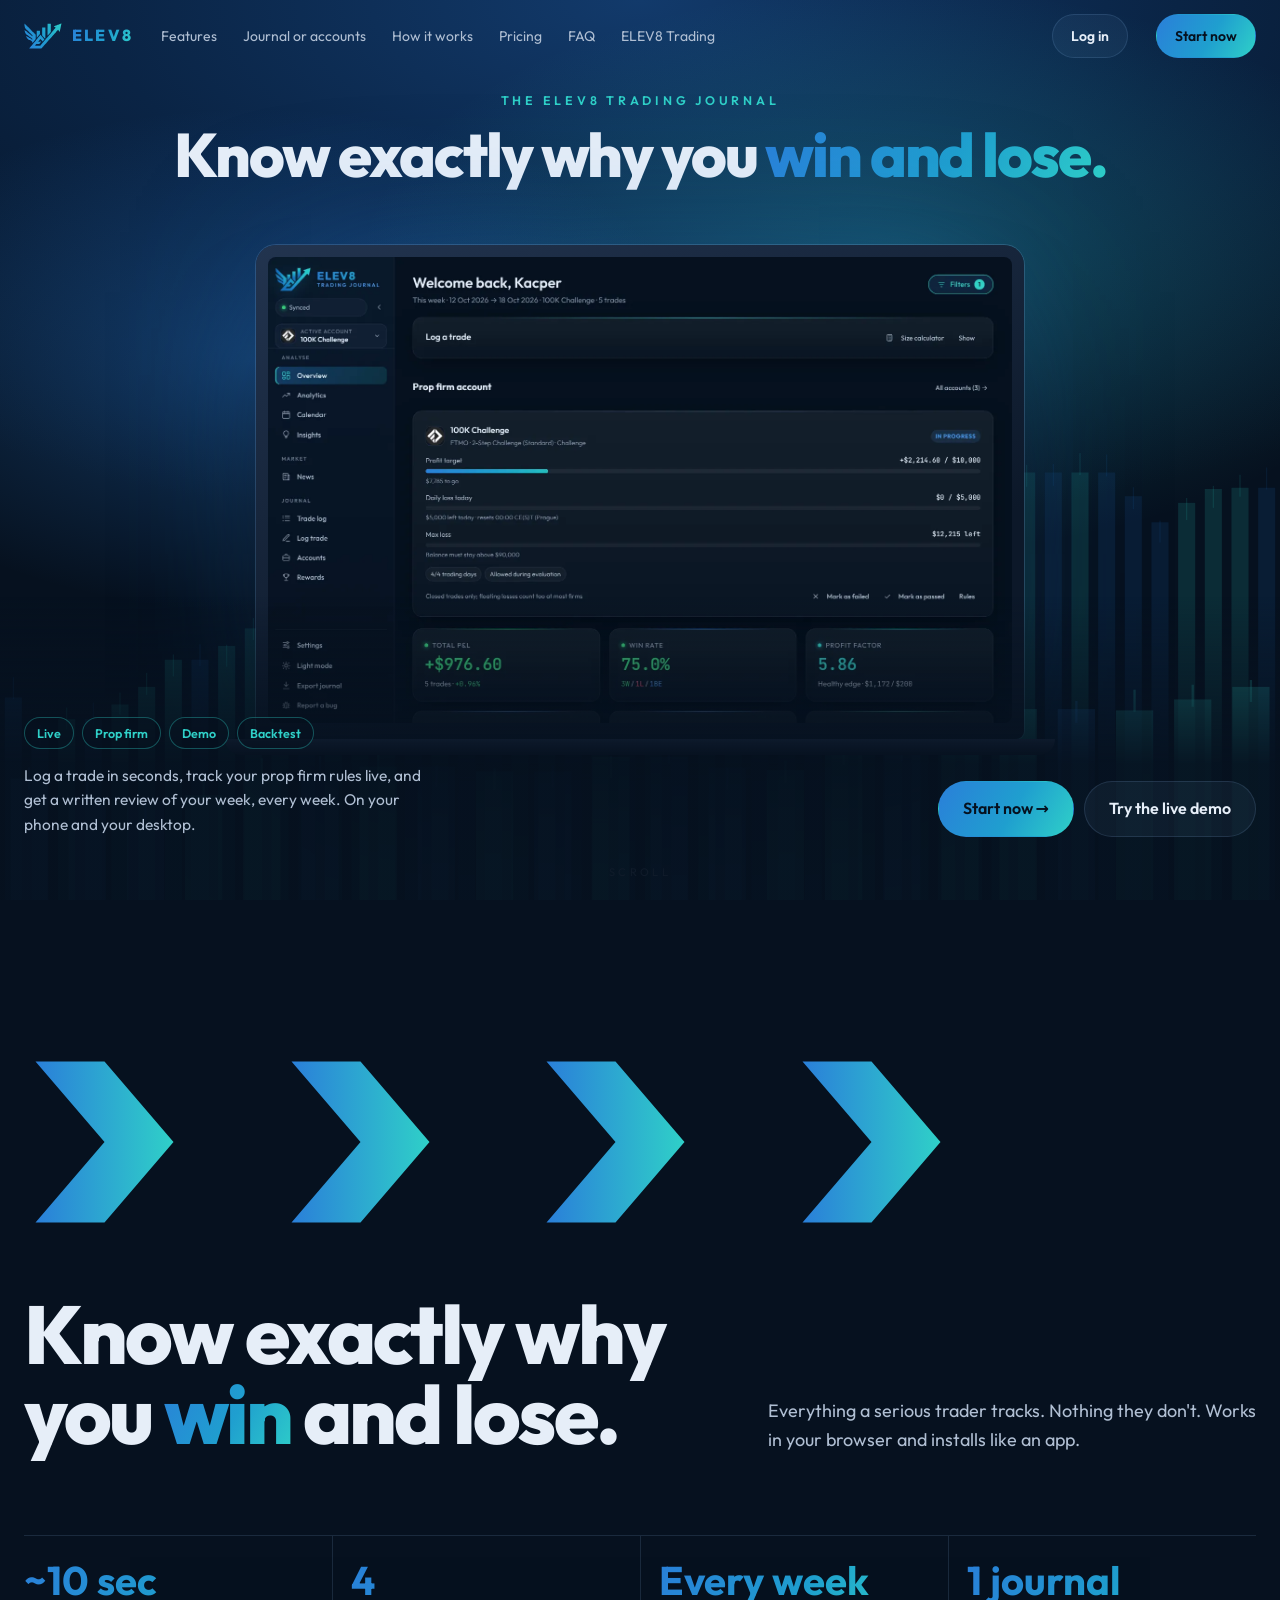
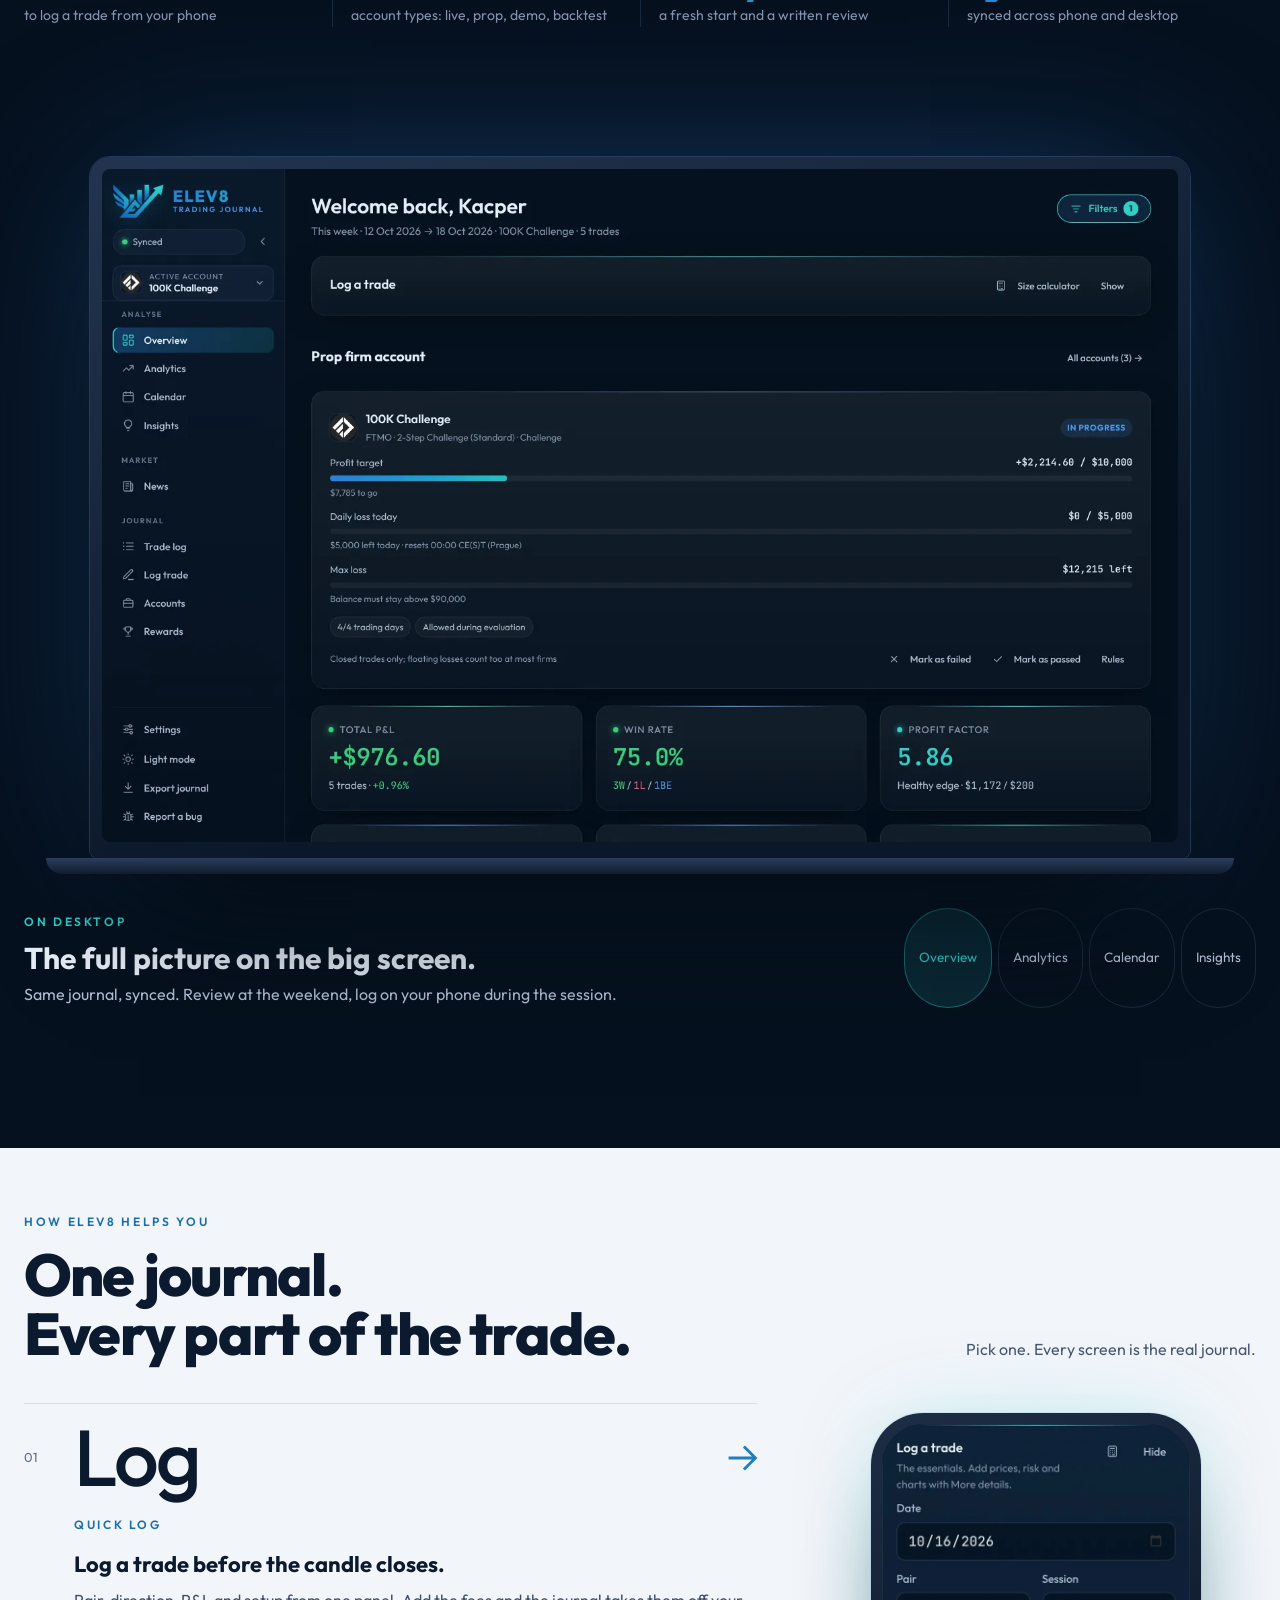
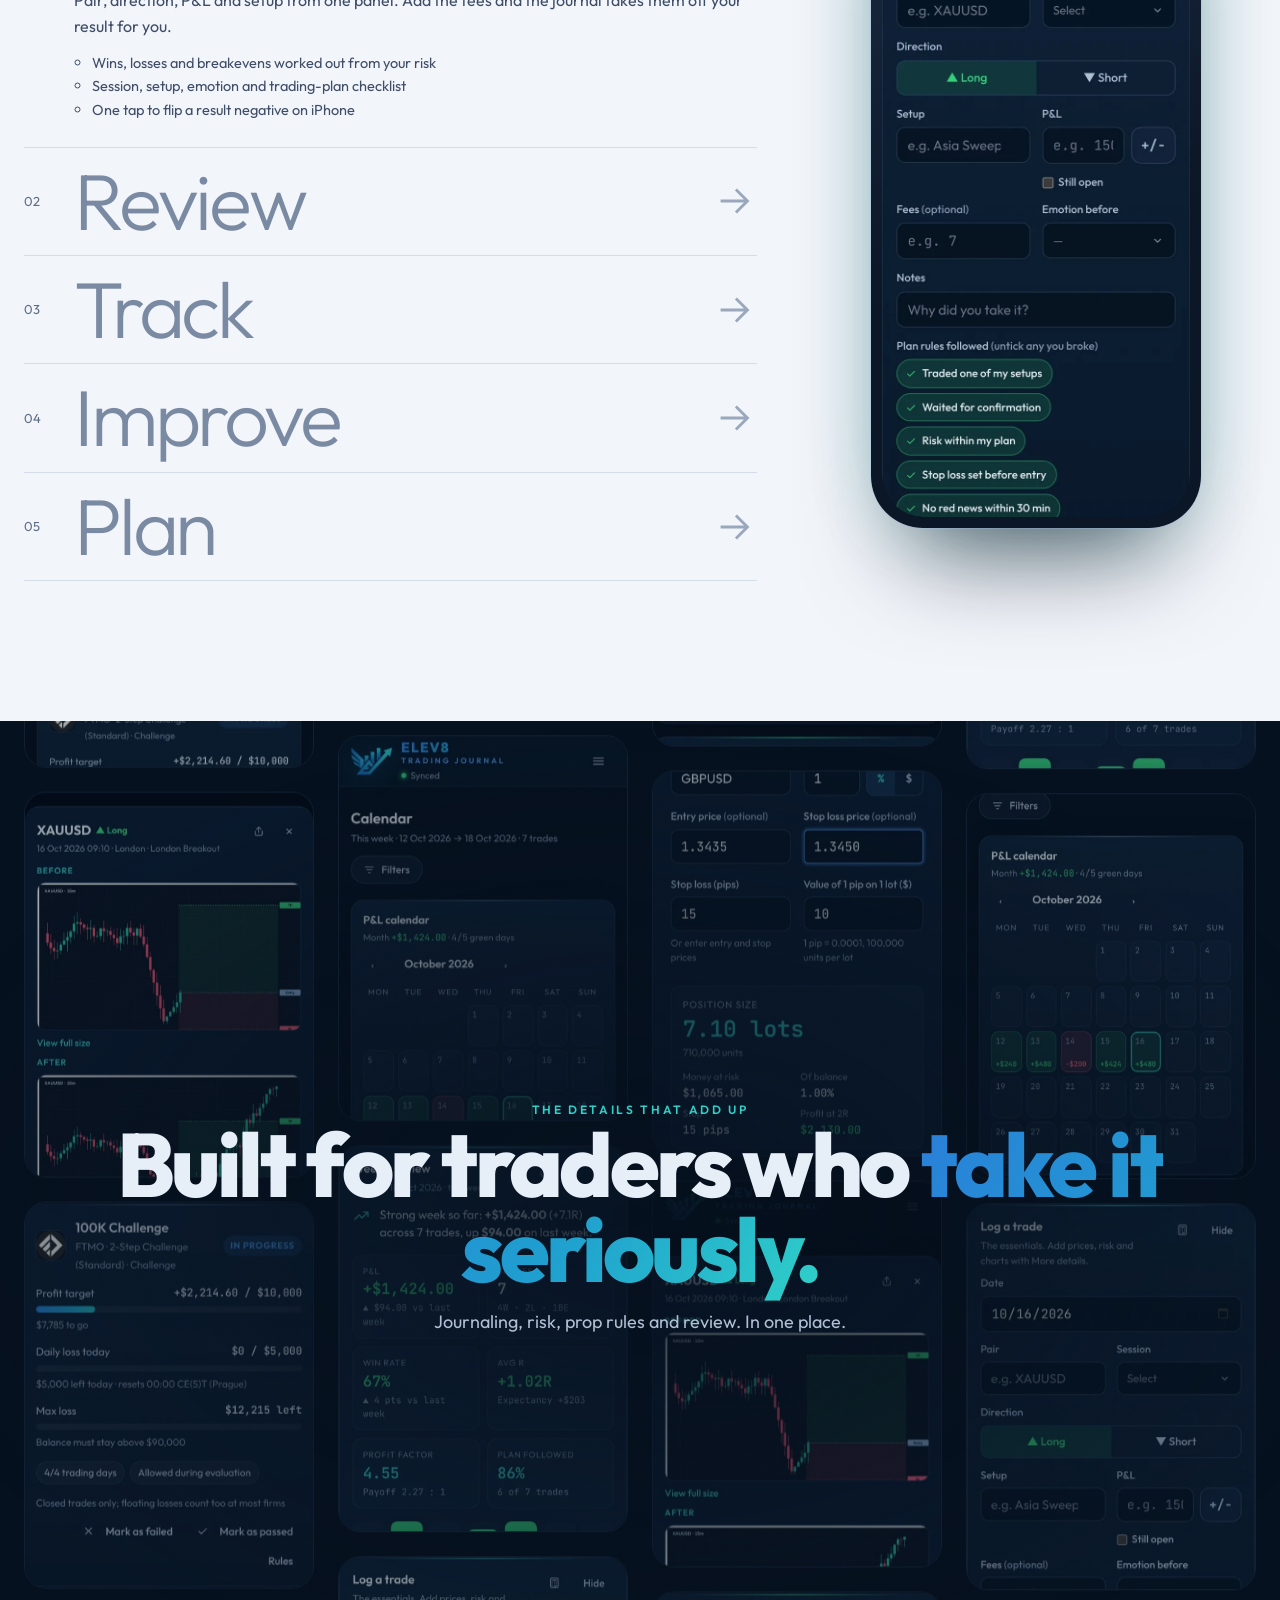
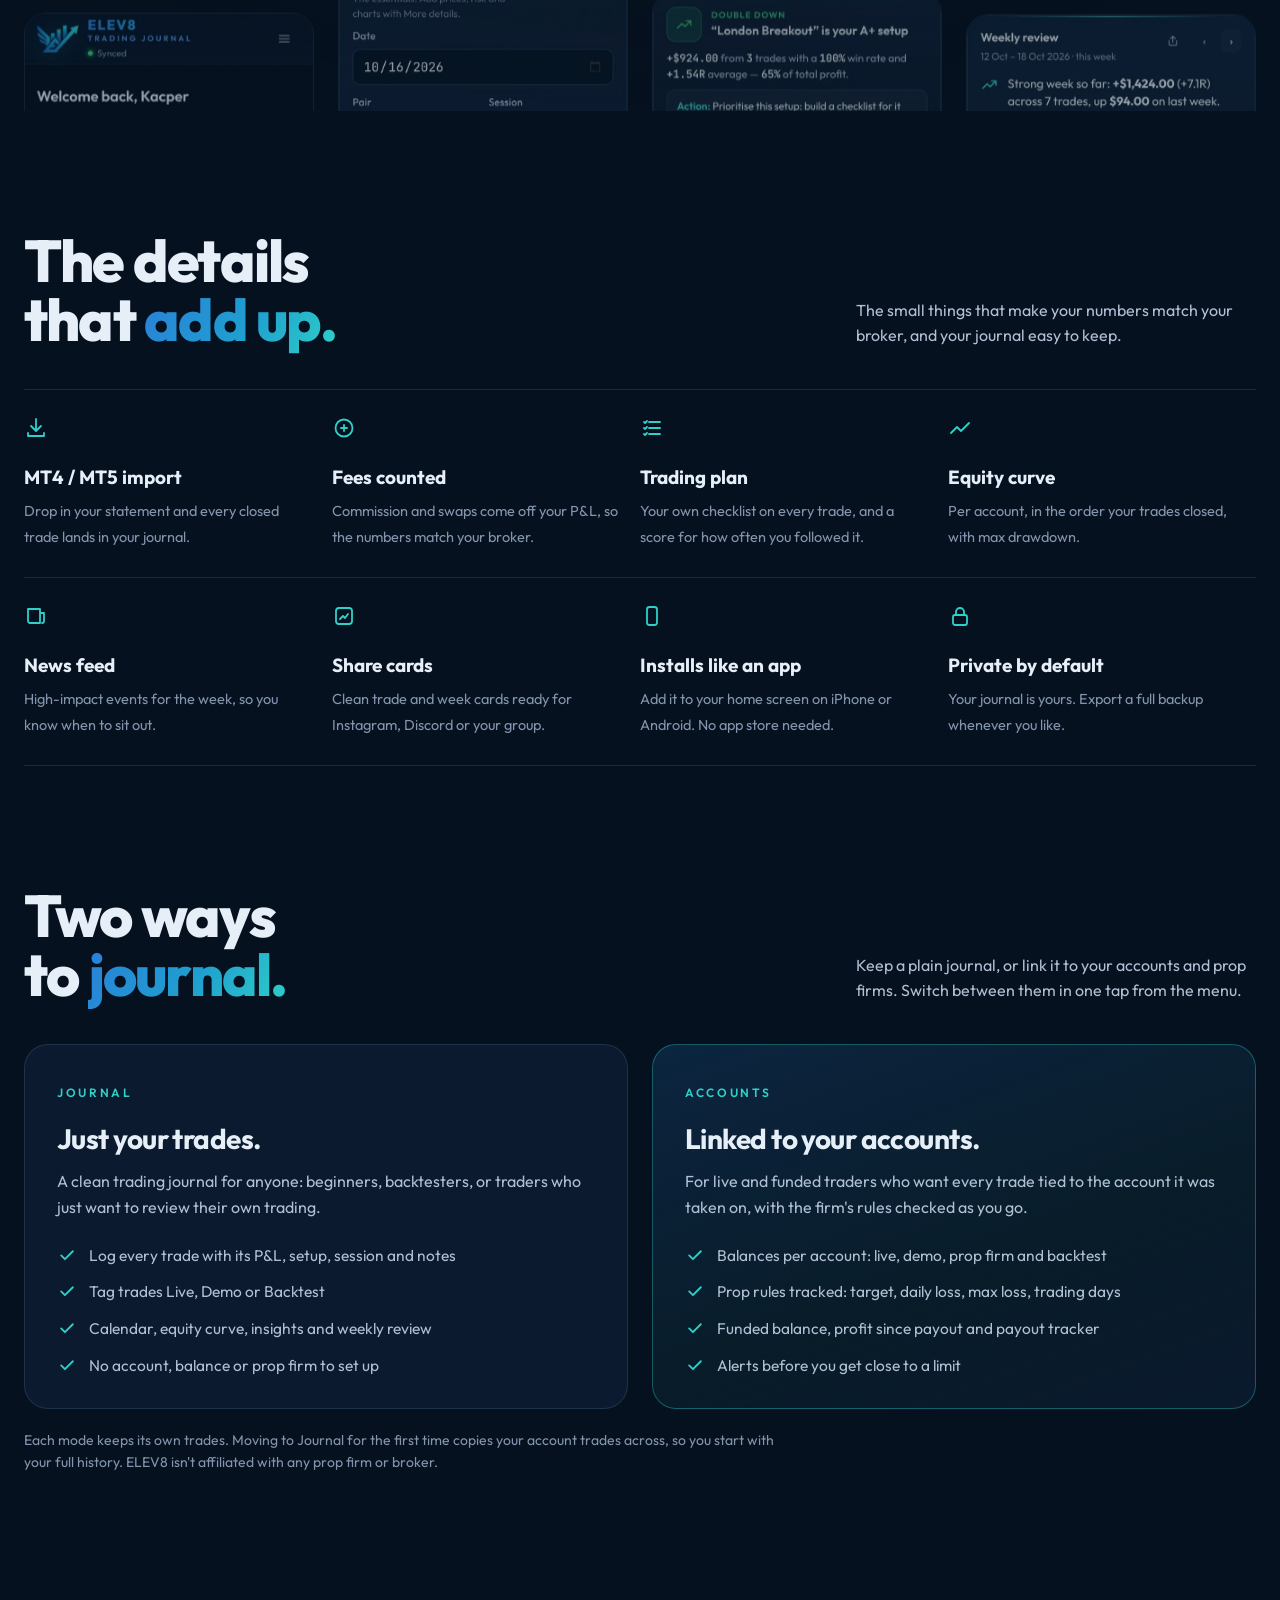
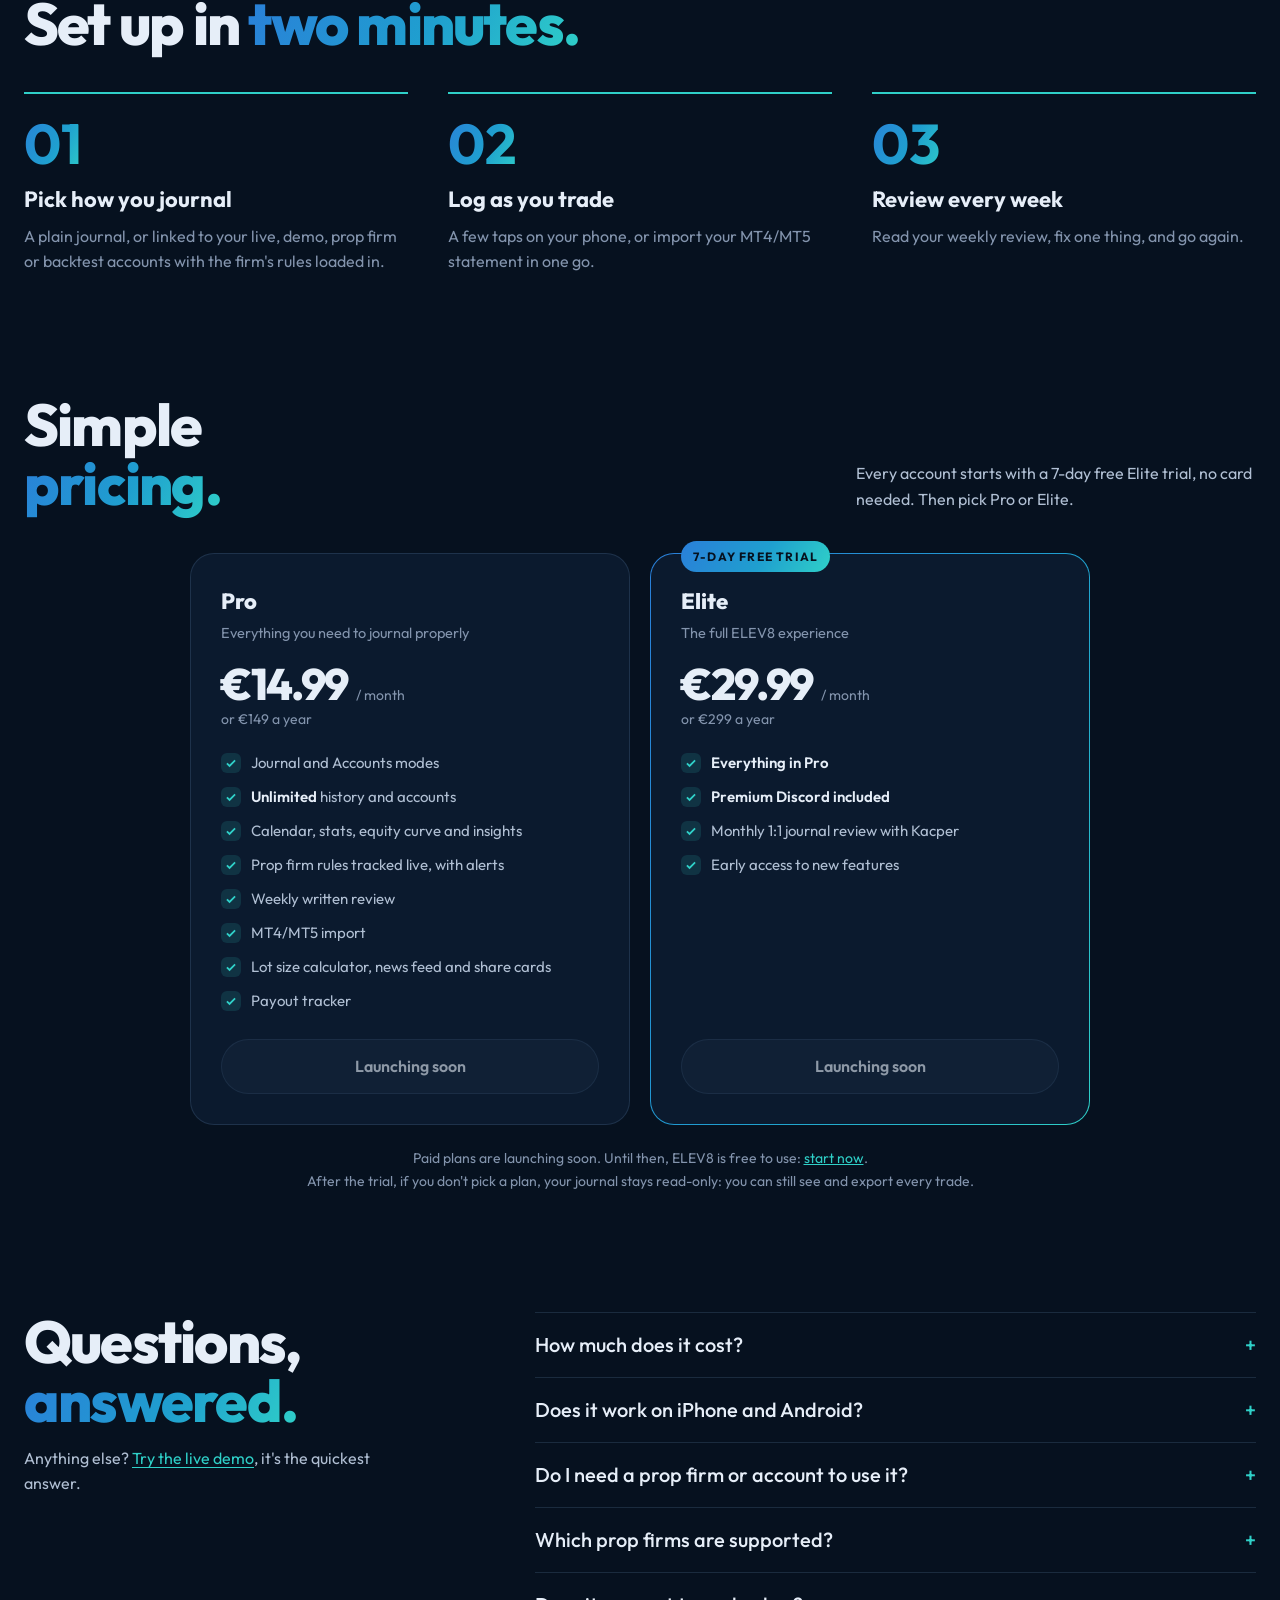
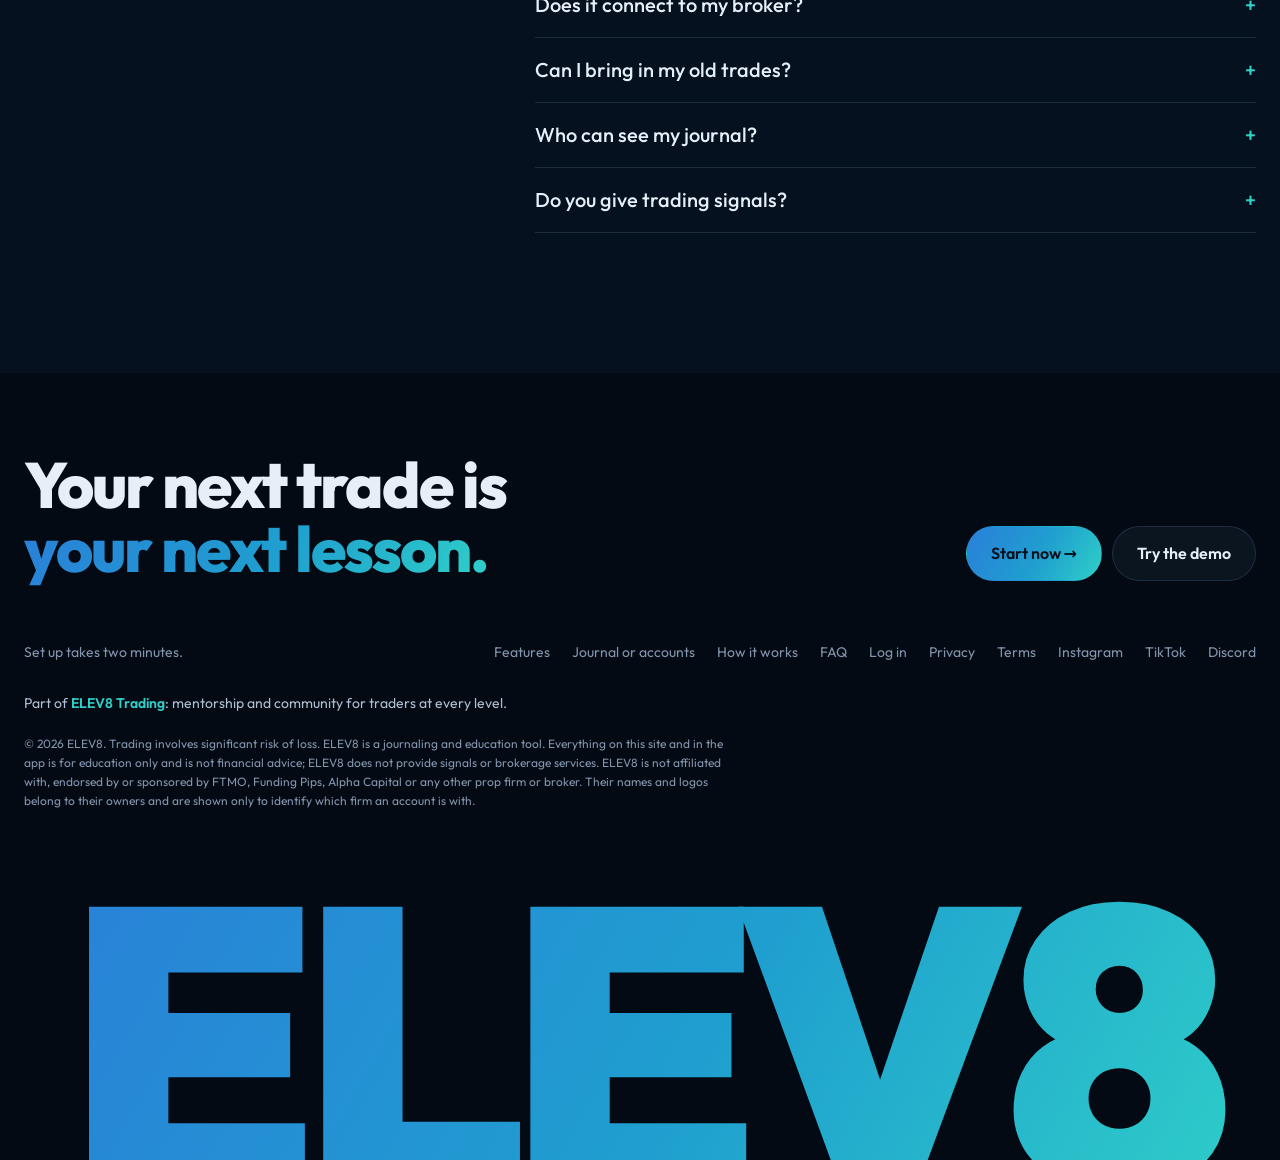
<file: docs/home/index.html>
<!doctype html>
<html lang="en">
<head>
<meta charset="utf-8">
<meta http-equiv="Content-Security-Policy" content="default-src 'self'; script-src 'self' 'sha256-nQVHNu0WE5DJLwIZORXJhYY7748R28jB2YKYSUaYlsM=' 'sha256-6ELrzzQbxcB6ilz04Uil7fOAnLaddymNymKIr8hqC6o=' https://static.cloudflareinsights.com; style-src 'self' 'unsafe-inline'; font-src 'self' data:; img-src 'self' data:; connect-src 'self' https://cloudflareinsights.com; worker-src 'self' blob:; manifest-src 'self'; frame-src 'none'; object-src 'none'; base-uri 'self'; form-action 'self'">
<script>if (window.top !== window.self) { document.documentElement.style.display = "none"; try { window.top.location.replace(window.location.href); } catch (e) {} }</script>
<meta name="viewport" content="width=device-width, initial-scale=1, viewport-fit=cover">
<title>ELEV8 Trading Journal</title>
<meta name="description" content="The trading journal for prop and retail traders: log trades in seconds, track prop firm rules live and get a written review of your week.">
<meta name="theme-color" content="#06111f">
<meta property="og:title" content="ELEV8 Trading Journal">
<meta property="og:description" content="Know exactly why you win and lose. Log trades, track prop firm rules and review every week.">
<meta property="og:image" content="https://elev8tradingjournal.com/home/img/overview-desk.jpg">
<meta name="twitter:card" content="summary_large_image">
<link rel="icon" type="image/png" sizes="32x32" href="../icons/favicon-32.png">
<link rel="apple-touch-icon" href="../icons/apple-touch-icon.png">
<link rel="canonical" href="https://elev8tradingjournal.com/home/">
<link rel="preload" href="../fonts/outfit-latin.woff2" as="font" type="font/woff2" crossorigin>
<link rel="stylesheet" href="../fonts/fonts.css">
<script defer src="https://static.cloudflareinsights.com/beacon.min.js" data-cf-beacon='{"token": "78759b3970bd4a92bfc41fe4bbc10ab8"}'></script>
</head>
<body>
<meta name="claude:viewport-fit-sides" content="cover">
<style>
:root{color-scheme:dark;--ink:#06111f;--ink2:#0b1a2e;--line:rgba(150,195,245,.14);--text:#e6eef8;--t2:#b0bfd3;--mu:#8394ad;--blue:#2a7fd9;--teal:#2fd0c8;
--grad:linear-gradient(120deg,#2a7fd9,#1f9fcf 55%,#2fd0c8);--d:Outfit,system-ui,sans-serif;--s:Outfit,system-ui,sans-serif}
*{box-sizing:border-box}html{scroll-behavior:smooth}body{margin:0;background:var(--ink);color:var(--text);font:400 16px/1.6 var(--d);-webkit-font-smoothing:antialiased;overflow-x:hidden}
img{display:block;max-width:100%}h1,h2,h3,h4,p{margin:0}a{color:inherit;text-decoration:none}button{font:inherit;color:inherit;background:none;border:0;cursor:pointer}
.wrap{max-width:1280px;margin:0 auto;padding-left:max(24px,env(safe-area-inset-left,0px));padding-right:max(24px,env(safe-area-inset-right,0px))}
.g{background:var(--grad);-webkit-background-clip:text;background-clip:text;color:transparent}.ser{font-family:var(--d);font-weight:800;font-style:normal}
.eb{font:600 12px/1 var(--d);letter-spacing:.22em;text-transform:uppercase;color:var(--teal)}
.btn{display:inline-flex;align-items:center;gap:10px;padding:14px 24px;border-radius:999px;font-weight:600;border:1px solid var(--line);background:rgba(150,195,245,.06)}
.btn.p{background:var(--grad);color:var(--ink);border-color:transparent}
.btn:focus-visible,button:focus-visible{outline:2px solid var(--teal);outline-offset:3px}
/* nav */
.nav{position:fixed;inset:0 0 auto;z-index:20;padding-top:env(safe-area-inset-top,0px);mix-blend-mode:normal}
.nav .wrap{display:flex;align-items:center;gap:28px;height:72px}.nav .lg{display:flex;align-items:center;gap:10px;font-weight:800;letter-spacing:.14em}.nav .lg img{width:38px}
.nav nav{display:flex;gap:26px;font-size:14px;color:var(--t2)}.nav .sp{flex:1}.nav .btn{padding:10px 18px;font-size:14px}
.nav.solid{background:rgba(6,17,31,.96);border-bottom:1px solid var(--line)}
/* hero: layered parallax scene with a giant wordmark */
.hero{position:relative;height:100vh;height:100lvh}
.stage{position:relative;height:100vh;height:100lvh;overflow:hidden;contain:paint}
.layer{position:absolute;inset:0;will-change:transform;transform:translate3d(0,0,0);backface-visibility:hidden}
.bgs{position:absolute;inset:0;pointer-events:none}.sky{background:radial-gradient(120% 80% at 50% 0%,#123a6b 0%,#0a2445 35%,#06111f 75%)}
.glow{background:radial-gradient(60% 45% at 70% 30%,rgba(47,208,200,.25),transparent 70%),radial-gradient(50% 40% at 20% 40%,rgba(42,127,217,.35),transparent 70%)}
canvas.city{position:absolute;left:0;right:0;bottom:0;width:100%;height:62%}
.lockup{position:absolute;left:0;right:0;top:max(88px,15%);display:flex;align-items:center;justify-content:center;gap:16px}
.lockup img{width:clamp(70px,8.8vw,100px)}
.lk-t b{display:block;font-weight:800;letter-spacing:.16em;font-size:clamp(32px,4vw,46px);line-height:1;background:var(--grad);-webkit-background-clip:text;background-clip:text;color:transparent}
.lk-t span{display:block;font-weight:600;letter-spacing:.44em;text-transform:uppercase;color:var(--teal);font-size:clamp(10px,1.1vw,13px);margin-top:9px}
.hero-eb{display:none;font-weight:600;font-size:12.5px;letter-spacing:.3em;text-transform:uppercase;color:var(--teal)}
.hl{position:absolute;left:24px;right:24px;top:calc(max(88px,15%) + 120px);margin:0 auto;max-width:760px;text-align:center;font-weight:800;font-size:clamp(42px,7vw,84px);line-height:1.02;letter-spacing:-.035em}
.hero .cap{position:absolute;left:0;right:0;bottom:0;padding:120px 0 7vh;z-index:3;background:linear-gradient(transparent,rgba(6,17,31,.92) 55%)}
.hero .cap .wrap{display:flex;justify-content:space-between;align-items:flex-end;gap:24px}
.hero .cap p{max-width:420px;color:var(--t2);font-size:15.5px}.hero .cap .ctas{display:flex;gap:10px;flex-wrap:wrap}
.types{display:flex;gap:8px;margin-bottom:14px;flex-wrap:wrap}.types span{padding:5px 12px;border-radius:999px;border:1px solid rgba(47,208,200,.35);color:var(--teal);font-size:12.5px;font-weight:600;background:rgba(6,17,31,.5)}
.scrollhint{position:absolute;left:50%;bottom:2vh;transform:translateX(-50%);font-size:11px;letter-spacing:.3em;color:var(--mu)}
/* statement with sliding chevrons */
.stmt{padding:150px 0 90px;position:relative;overflow:hidden}
.chev{display:flex;gap:2vw;margin-bottom:60px;will-change:transform}
.chev svg{width:min(18vw,230px);height:auto;flex:none}
.stmt h2{font-size:clamp(40px,6.4vw,96px);font-weight:800;line-height:.98;letter-spacing:-.035em;max-width:13ch}
.stmt .row{display:grid;grid-template-columns:1.4fr 1fr;gap:60px;align-items:end}.stmt .row p{color:var(--t2);font-size:18px}
.stats{display:grid;grid-template-columns:repeat(4,1fr);gap:0;margin-top:80px;border-top:1px solid var(--line)}
.stats div{padding:22px 18px 0;border-left:1px solid var(--line)}.stats div:first-child{border-left:0;padding-left:0}.stats b{font-family:var(--s);font-style:normal;font-weight:700;font-size:40px;display:block;line-height:1.1}.stats span{color:var(--mu);font-size:14px}
/* rising laptop */
.show{position:relative;height:auto;padding:40px 0 140px;overflow-x:clip}
.show .lap{max-width:1100px;margin:0 auto;will-change:transform}
.lid{border-radius:20px 20px 8px 8px;padding:12px 12px 16px;background:linear-gradient(160deg,#22344f,#0c1829 70%);box-shadow:0 0 0 1px rgba(150,195,245,.2),0 80px 140px -50px rgba(0,0,0,.95),0 0 160px -40px rgba(42,127,217,.5)}
.lid img{border-radius:8px;width:100%}.base{height:16px;margin:0 -4%;border-radius:0 0 18px 18px;background:linear-gradient(#2a3d5a,#101c2e)}
.show .label{display:flex;justify-content:space-between;gap:20px;margin-top:34px;color:var(--t2)}.show .label b{font-family:var(--s);font-style:normal;font-weight:700;font-size:30px;color:var(--text)}
.tabs{display:flex;gap:6px;flex-wrap:wrap}.tabs button{padding:8px 14px;border-radius:999px;border:1px solid var(--line);font-size:13.5px;color:var(--t2)}.tabs button[aria-selected=true]{background:rgba(47,208,200,.12);color:var(--teal);border-color:rgba(47,208,200,.4)}
/* big stacked words */
.how{padding:60px 0 140px;background:#f2f5fa;color:#0b1a2e}
.how .head{display:flex;justify-content:space-between;align-items:end;gap:30px;margin-bottom:40px}.how .head h2{font-size:clamp(34px,4.6vw,64px);font-weight:800;letter-spacing:-.03em;line-height:1}.how .head p{max-width:380px;color:#4a5872}
.how .eb{color:#1a6fa8}
.split{display:grid;grid-template-columns:1.25fr .75fr;gap:60px;align-items:start}
.words{list-style:none;margin:0;padding:0;border-top:1px solid #d5dde8}
.w{border-bottom:1px solid #d5dde8}.w>button{width:100%;display:flex;align-items:center;gap:22px;padding:14px 0;text-align:left}
.wn{font-size:13px;color:#5d6d84;width:28px}.wt{flex:1;font-size:clamp(46px,6.2vw,96px);font-weight:300;letter-spacing:-.04em;line-height:1;color:#7a8aa3;transition:color .3s}
.w>button svg{width:46px;height:46px;fill:none;stroke:#9aa8bd;stroke-width:1.5;transition:transform .3s,stroke .3s}
.w.on .wt{color:#0b1a2e;font-weight:500}.w.on>button svg{stroke:#1f7fbf;transform:translateX(8px)}
.wd{display:none;padding:0 0 26px 50px;color:#3f4d66}.w.on .wd{display:block}.wd h3{font-size:22px;font-weight:700;color:#0b1a2e;margin:10px 0 6px}.wd ul{margin:12px 0 0;padding-left:18px;font-size:14.5px}
.wd .q{margin-top:12px;font-family:var(--s);font-style:normal;font-size:19px;color:#0b1a2e}.wimg-m{display:none}
.wimgs{position:sticky;top:96px;display:flex;justify-content:center;padding:10px 0}
/* sample iPhone: the full app screen fits inside it */
.ph{width:min(330px,100%);aspect-ratio:393/852;border-radius:52px;padding:11px;background:linear-gradient(160deg,#1d2d45,#0b1626 60%);box-shadow:0 0 0 1px rgba(150,195,245,.25),0 60px 100px -40px rgba(6,17,31,.7),0 0 90px -20px rgba(47,208,200,.35)}
.ph .scr{position:relative;width:100%;height:100%;border-radius:42px;overflow:hidden;background:#06111f}
.ph .scr img{position:absolute;inset:0;width:100%;height:100%;object-fit:cover;object-position:top;opacity:0;transform:scale(1.03);transition:opacity .5s,transform .7s}
.ph .scr img.on{opacity:1;transform:none}.ph .scr img.fit{object-fit:contain;object-position:center;padding:0 6px}
.ph-m{display:none}
/* parallax screen columns */
.cols{position:relative;height:110vh;overflow:hidden;background:var(--ink);contain:paint}
.cols>.wall{position:absolute;inset:-28% 0;display:grid;grid-template-columns:repeat(4,1fr);gap:24px;padding:0 24px}
.cols .c{display:grid;gap:24px;align-content:start;will-change:transform;backface-visibility:hidden}.cols .c:nth-child(2){margin-top:-18vh}.cols .c:nth-child(4){margin-top:-10vh}
.cols img{border-radius:22px;width:100%;aspect-ratio:3/4;object-fit:cover;object-position:top;border:1px solid var(--line)}
.cols .over{position:absolute;inset:0;display:grid;place-items:center;text-align:center;background:radial-gradient(60% 50% at 50% 50%,rgba(6,17,31,.85),rgba(6,17,31,.35));z-index:2;padding:24px}
.cols .over h2{font-size:clamp(40px,7vw,110px);font-weight:800;letter-spacing:-.04em;line-height:.95}.cols .over p{color:var(--t2);margin-top:16px;font-size:18px}

/* Touch devices: static scene, sections fade up once as they appear. */
html.touch .lap{will-change:auto;transform:none!important}
html.touch .hero{height:100svh}html.touch .stage{position:relative;height:100svh}
html.touch .cols{height:max(600px,96svh)}html.touch .cols>.wall{inset:-14% 0;grid-template-columns:repeat(3,1fr);gap:10px;padding:0 10px}
html.touch .cols .c,html.touch .cols .c:nth-child(3){display:grid;gap:10px}html.touch .cols .c:nth-child(4){display:none}html.touch .cols .c:nth-child(2){margin-top:-40px}
html.touch .cols .c img{border-radius:14px}
html.touch .cols .over{background:radial-gradient(85% 55% at 50% 50%,rgba(6,17,31,.93),rgba(6,17,31,.55));padding:0 22px}
@media(max-width:820px){html.touch .cols .over h2{font-size:clamp(42px,12vw,64px)}html.touch .cols .over p{font-size:16px;text-wrap:balance}}
@media(max-width:370px){.nav .lg span{display:none}}
.rv{opacity:0;transform:translate3d(0,26px,0);transition:opacity .6s ease,transform .6s cubic-bezier(.2,.7,.2,1)}.rv.in{opacity:1;transform:none}
html.touch .lap.rv{transform:translate3d(0,26px,0)!important}html.touch .lap.rv.in{transform:none!important}
@media(prefers-reduced-motion:reduce){.rv{opacity:1;transform:none;transition:none}}

/* The hero is still: a scroll-linked drift here held up the first scroll on Safari for Mac. */
.layer{will-change:auto;transform:none}
.chev{will-change:auto}
.chev-in-wait svg{opacity:0;transform:translate3d(-60px,0,0);transition:opacity .7s ease,transform .9s cubic-bezier(.2,.7,.2,1)}
.chev-in svg{opacity:1;transform:none}
.chev-in svg:nth-child(2){transition-delay:.08s}.chev-in svg:nth-child(3){transition-delay:.16s}.chev-in svg:nth-child(4){transition-delay:.24s}
/* Time-based motion (not tied to the scroll, so it never lags): the logo and headline rise in,
   the skyline slides up, the glow breathes, and the arrows keep pulsing forward in a chase. */
@media (prefers-reduced-motion: no-preference) {
  .lockup,.hero-eb{animation:riseIn 1.4s cubic-bezier(.2,.7,.2,1) both}
  .hl{animation:riseIn 1.4s .2s cubic-bezier(.2,.7,.2,1) both}
  canvas.city{animation:cityIn 1.8s .1s cubic-bezier(.2,.7,.2,1) both}
  .glow{animation:breathe 6s ease-in-out infinite alternate}
  .chev-in svg{animation:chase 2.4s 1.2s ease-in-out infinite}
  .chev-in svg:nth-child(2){animation-delay:1.35s}.chev-in svg:nth-child(3){animation-delay:1.5s}.chev-in svg:nth-child(4){animation-delay:1.65s}
}
/* Short or very narrow phone screens (e.g. iPhone SE in Safari, 320px-wide phones): a tighter logo and headline so they clear the text and buttons below. */
@media (max-height:620px) and (max-width:899px), (max-width:359px) {
  .lockup{top:80px;gap:12px}.lockup img{width:56px}.lk-t b{font-size:26px}.lk-t span{font-size:9.5px;margin-top:6px}
  .hl{top:146px;font-size:32px}
}
@media (max-height:620px) and (max-width:359px) { .hero .types{display:none} } /* smallest phones; the account types are listed again further down */
/* Desktop first view: eyebrow and headline over the dashboard in a laptop (same laptop as further down). Phones and tablets show the logo and headline. */
.dash-l{display:none}
@media (min-width:900px) and (hover:hover) and (pointer:fine) {
  .lockup{display:none}
  .hero-eb{display:block;position:absolute;left:0;right:0;top:10%;text-align:center}
  .hl{top:calc(10% + 34px);max-width:none;font-size:min(4.8vw,70px)}
  .dash-l{display:block;z-index:2;pointer-events:none}
  .layer[data-speed="0.2"]{--d:-14vh}
  .dash{position:absolute;left:0;right:0;margin:0 auto;top:calc(10% + 34px + min(4.8vw,70px) + 60px);width:min(800px,60vw)}
  @media (prefers-reduced-motion: no-preference) { .dash{animation:riseIn 1.5s .35s cubic-bezier(.2,.7,.2,1) both} }
}
@keyframes riseIn{from{opacity:0;transform:translate3d(0,50px,0) scale(.96)}to{opacity:1;transform:none}}
@keyframes float{from{transform:none}to{transform:translate3d(0,-14px,0)}}
@keyframes cityIn{from{opacity:0;transform:translate3d(0,60px,0)}to{opacity:1;transform:none}}
@keyframes breathe{from{opacity:.55}to{opacity:1}}
@keyframes chase{0%,100%{transform:none;opacity:1}50%{transform:translate3d(18px,0,0);opacity:.55}}
/* details, steps */
.sec{padding:120px 0 0}.sh{display:flex;justify-content:space-between;align-items:end;gap:30px;margin-bottom:40px}.sh h2{font-size:clamp(34px,4.6vw,64px);font-weight:800;letter-spacing:-.03em;line-height:1}.sh p{color:var(--t2);max-width:400px}
.dets{display:grid;grid-template-columns:repeat(4,1fr);border-top:1px solid var(--line)}
.dets div{padding:26px 22px 28px 0;border-bottom:1px solid var(--line)}.dets svg{width:24px;height:24px;color:var(--teal)}.dets b{display:block;font-size:19px;margin:14px 0 6px}.dets span{color:var(--mu);font-size:14.5px}
.modes{display:grid;grid-template-columns:1fr 1fr;gap:24px}
.mode{padding:34px 32px 30px;border-radius:24px;background:var(--ink2);border:1px solid var(--line)}
.mode.pick{background:linear-gradient(160deg,rgba(42,127,217,.18),rgba(47,208,200,.06) 60%,var(--ink2));border-color:rgba(47,208,200,.35)}
.mode h3{font-size:28px;letter-spacing:-.02em;margin:12px 0 8px}.mode>p{color:var(--t2)}
.mode ul{list-style:none;padding:0;margin:22px 0 0;display:grid;gap:12px}.mode li{display:flex;gap:12px;align-items:flex-start;color:var(--t2);font-size:15.5px}
.mode li svg{flex:none;width:20px;height:20px;margin-top:2px;fill:none;stroke:var(--teal);stroke-width:2.2;stroke-linecap:round;stroke-linejoin:round}
.modes-n{color:var(--mu);font-size:14px;margin-top:20px;max-width:760px}
.steps{display:grid;grid-template-columns:repeat(3,1fr);gap:40px}.steps div{border-top:2px solid var(--teal);padding-top:22px}.steps b{font-family:var(--s);font-style:normal;font-weight:700;font-size:56px;line-height:1}.steps h3{font-size:22px;margin:10px 0 6px}.steps p{color:var(--mu)}
.faq details{border-top:1px solid var(--line)}.faq details:last-child{border-bottom:1px solid var(--line)}
.faq summary{list-style:none;cursor:pointer;display:flex;justify-content:space-between;gap:20px;padding:20px 0;font-size:clamp(18px,2vw,24px);font-weight:500}.faq summary::-webkit-details-marker{display:none}.faq summary i{font-style:normal;color:var(--teal);transition:transform .2s}.faq details[open] summary i{transform:rotate(45deg)}
.faq p{padding:0 0 22px;color:var(--t2);max-width:70ch}
/* Compact FAQ: heading beside the questions on wide screens */
.tiers{display:grid;grid-template-columns:repeat(3,1fr);gap:20px;align-items:stretch}.tiers.two{grid-template-columns:1fr 1fr;max-width:900px;margin:0 auto}
.tier{position:relative;display:flex;flex-direction:column;padding:30px;border-radius:24px;background:var(--ink2);border:1px solid var(--line)}
.tier.el{background:linear-gradient(var(--ink2),var(--ink2)) padding-box,var(--grad) border-box;border:1.5px solid transparent}
.ttag{position:absolute;top:-13px;left:30px;background:var(--grad);color:var(--ink);font-size:12px;font-weight:700;letter-spacing:.1em;padding:6px 12px;border-radius:999px}
.tier h3{font-size:22px;font-weight:800}.tier .tw{color:var(--mu);font-size:14.5px;margin-top:2px}
.tier .amt{display:flex;align-items:baseline;gap:8px;margin:18px 0 2px}.tier .amt b{font-size:44px;font-weight:800;letter-spacing:-.03em;line-height:1}.tier .amt span,.tier .yr{color:var(--mu);font-size:14px}
.tier ul{list-style:none;padding:0;margin:20px 0 26px;display:grid;gap:10px;font-size:15px;flex:1;align-content:start}
.tier li{display:flex;gap:10px;align-items:flex-start;color:var(--t2)}.tier li svg{flex:none;width:20px;height:20px;margin-top:2px;padding:3px;border-radius:6px;background:rgba(47,208,200,.14);stroke:var(--teal);stroke-width:3;fill:none}
.tier li b{color:var(--text);font-weight:600}.tier li.x{color:#4d607c}.tier li.x svg{opacity:.25}
.tier .btn{justify-content:center}.tier .soon{opacity:.6;cursor:default}
.tnote{color:var(--mu);font-size:14px;margin-top:22px;text-align:center}
.faqwrap{display:grid;grid-template-columns:minmax(260px,1fr) 1.6fr;gap:60px;align-items:start}.faqwrap .sh{display:block;margin:0}.faqwrap .sh p{margin-top:16px}
.faqwrap .faq summary{font-size:clamp(17px,1.6vw,20px);padding:16px 0}.faqwrap .faq p{padding:0 0 16px;font-size:15px}
@media(max-width:820px){.faqwrap{grid-template-columns:1fr;gap:28px}}
/* footer with giant wordmark */
footer{margin-top:140px;background:#030a13;padding:80px 0 0;overflow:hidden}
.fcta{display:flex;justify-content:space-between;align-items:end;gap:30px;flex-wrap:wrap}.fcta h2{font-size:clamp(36px,5vw,72px);font-weight:800;letter-spacing:-.03em;line-height:1}
.fcols{display:flex;justify-content:space-between;flex-wrap:wrap;gap:20px 40px;margin-top:60px;color:var(--mu);font-size:14px}.fcols .links{display:flex;gap:22px;flex-wrap:wrap}
/* Phones and tablets: small text links get a full-size tap area (about 44px tall) without looking bigger. */
@media (pointer:coarse),(max-width:820px){.fcols .links{gap:0 22px}.fcols .links a,.faq-demo{display:inline-block;padding:12px 0}.nav .lg{min-height:44px}}
.part{font-size:14px;color:#b0bfd3;margin-top:28px}.part a{color:#2fd0c8;font-weight:600}
.disc{font-size:12px;color:#8394ad;margin-top:20px;max-width:90ch}
.giant{font-weight:900;letter-spacing:-.05em;line-height:.78;font-size:min(31vw,470px);text-align:center;margin-top:40px;background:var(--grad);-webkit-background-clip:text;background-clip:text;color:transparent;transform:translateY(12%)}
@media(max-width:820px){
 .nav nav{display:none}.nav .wrap{gap:10px}.nav .btn:not(.p){padding:10px 12px;border-color:transparent;background:none;color:var(--t2)}.nav .btn{white-space:nowrap}.nav.solid{backdrop-filter:none;-webkit-backdrop-filter:none;background:rgba(6,17,31,.94)}.hero{height:120vh}
 .hero .cap .wrap{flex-direction:column;align-items:flex-start}.stmt{padding:100px 0 60px}.stmt .row{grid-template-columns:1fr;gap:24px}
 .stats{grid-template-columns:1fr 1fr}.stats div{padding:18px 14px 18px 0;border-left:0;border-bottom:1px solid var(--line)}.stats b{font-size:30px}
 .show{padding-bottom:90px}.show .label{flex-direction:column}
 .how .head{flex-direction:column;align-items:flex-start}.split{grid-template-columns:1fr;gap:0}.wimgs{display:none}.ph-m{display:block;width:min(260px,72%);margin:20px auto 4px;border-radius:40px;padding:8px}.ph-m .scr{border-radius:33px}.ph-m .scr img{opacity:1;transform:none}
 .wd{padding-left:0}.w>button svg{width:32px;height:32px}
 .cols{height:90vh}.cols>.wall{grid-template-columns:repeat(2,1fr);gap:14px;padding:0 14px}.cols .c:nth-child(n+3){display:none}.cols .c{gap:14px}
 .sh{flex-direction:column;align-items:flex-start}.dets{grid-template-columns:1fr 1fr}.dets span{font-size:13px}.steps{grid-template-columns:1fr;gap:28px}.modes{grid-template-columns:1fr}.tiers,.tiers.two{grid-template-columns:1fr;gap:26px}.mode{padding:26px 22px}
}
@media(prefers-reduced-motion:reduce){html{scroll-behavior:auto}.layer,.chev,.lap,.cols .c{transform:none!important}}
</style>
<header class="nav" id="nav"><div class="wrap"><a class="lg" href="#hero"><img src="img/mark.svg" alt=""><span class="g">ELEV8</span></a><nav><a href="#how">Features</a><a href="#modes">Journal or accounts</a><a href="#start">How it works</a><a href="#pricing">Pricing</a><a href="#faq">FAQ</a><a href="https://elev8trading.app/">ELEV8 Trading</a></nav><span class="sp"></span><a class="btn" href="../?login">Log in</a><a class="btn p" href="../?signup">Start now</a></div></header>

<main>
<section class="hero" id="hero"><div class="stage">
 <div class="bgs sky"></div><div class="bgs glow"></div>
 <div class="layer" data-speed="0.55"><div class="lockup"><img src="img/mark.svg" alt=""><div class="lk-t"><b>ELEV8</b><span>Trading Journal</span></div></div><div class="hero-eb">The ELEV8 Trading Journal</div><h1 class="hl">Know exactly why you <span class="g">win and lose.</span></h1></div>
 <div class="layer" data-speed="0.3"><canvas class="city" id="far" aria-hidden="true"></canvas></div>
 <div class="layer" data-speed="0.12"><canvas class="city" id="near" aria-hidden="true"></canvas></div>
 <div class="layer dash-l" data-speed="0.2"><div class="dash"><div class="lid"><img src="img/overview-desk.webp" alt="The ELEV8 dashboard on desktop: prop firm challenge progress, P&amp;L, win rate and profit factor" fetchpriority="high" loading="lazy" decoding="async"></div><div class="base"></div></div></div>
 <div class="cap"><div class="wrap"><div><div class="types"><span>Live</span><span>Prop firm</span><span>Demo</span><span>Backtest</span></div><p>Log a trade in seconds, track your prop firm rules live, and get a written review of your week, every week. On your phone and your desktop.</p></div>
 <div class="ctas"><a class="btn p" href="../?signup">Start now →</a><a class="btn" href="../?demo">Try the live demo</a></div></div></div>
 <div class="scrollhint">SCROLL</div>
</div></section>

<section class="stmt"><div class="wrap">
 <div class="chev" id="chev"><svg viewBox="0 0 200 160" aria-hidden="true"><defs><linearGradient id="cg" x1="0" x2="1"><stop offset="0" stop-color="#2a7fd9"/><stop offset="1" stop-color="#2fd0c8"/></linearGradient></defs><path d="M10 10h60l60 70-60 70H10l60-70z" fill="url(#cg)"/></svg><svg viewBox="0 0 200 160" aria-hidden="true"><defs><linearGradient id="cg" x1="0" x2="1"><stop offset="0" stop-color="#2a7fd9"/><stop offset="1" stop-color="#2fd0c8"/></linearGradient></defs><path d="M10 10h60l60 70-60 70H10l60-70z" fill="url(#cg)"/></svg><svg viewBox="0 0 200 160" aria-hidden="true"><defs><linearGradient id="cg" x1="0" x2="1"><stop offset="0" stop-color="#2a7fd9"/><stop offset="1" stop-color="#2fd0c8"/></linearGradient></defs><path d="M10 10h60l60 70-60 70H10l60-70z" fill="url(#cg)"/></svg><svg viewBox="0 0 200 160" aria-hidden="true"><defs><linearGradient id="cg" x1="0" x2="1"><stop offset="0" stop-color="#2a7fd9"/><stop offset="1" stop-color="#2fd0c8"/></linearGradient></defs><path d="M10 10h60l60 70-60 70H10l60-70z" fill="url(#cg)"/></svg></div>
 <div class="row"><h2>Know exactly why you <span class="ser g">win</span> and lose.</h2><p>Everything a serious trader tracks. Nothing they don't. Works in your browser and installs like an app.</p></div>
 <div class="stats"><div><b class="g">~10 sec</b><span>to log a trade from your phone</span></div><div><b class="g">4</b><span>account types: live, prop, demo, backtest</span></div><div><b class="g">Every week</b><span>a fresh start and a written review</span></div><div><b class="g">1 journal</b><span>synced across phone and desktop</span></div></div>
</div></section>

<section class="show"><div class="wrap"><div class="lap" id="lap"><div class="lid"><img id="deskImg" src="img/overview-desk.webp" alt="ELEV8 on desktop" loading="lazy" decoding="async"></div><div class="base"></div></div>
 <div class="label"><div><span class="eb">On desktop</span><br><b>The full picture on the big screen.</b><br>Same journal, synced. Review at the weekend, log on your phone during the session.</div>
 <div class="tabs" role="tablist"><button role="tab" aria-selected="true" data-img="overview-desk">Overview</button><button role="tab" aria-selected="false" data-img="analytics-desk">Analytics</button><button role="tab" aria-selected="false" data-img="calendar-desk">Calendar</button><button role="tab" aria-selected="false" data-img="insights-desk">Insights</button></div></div>
</div></section>

<section class="how" id="how"><div class="wrap">
 <div class="head"><div><span class="eb">How ELEV8 helps you</span><h2 style="margin-top:12px">One journal.<br>Every part of the trade.</h2></div><p>Pick one. Every screen is the real journal.</p></div>
 <div class="split"><ul class="words" id="words"><li class="w on" data-i="0"><button type="button" aria-expanded="true"><span class="wn">01</span><span class="wt">Log</span><svg viewBox="0 0 24 24" aria-hidden="true"><path d="M5 12h14M13 6l6 6-6 6"/></svg></button>
<div class="wd"><span class="eb">Quick log</span><h3>Log a trade before the candle closes.</h3><p>Pair, direction, P&L and setup from one panel. Add the fees and the journal takes them off your result for you.</p><ul><li>Wins, losses and breakevens worked out from your risk</li><li>Session, setup, emotion and trading-plan checklist</li><li>One tap to flip a result negative on iPhone</li></ul><div class="ph ph-m"><div class="scr"><img src="img/quicklog.webp" alt="" class="" loading="lazy" decoding="async"></div></div></div></li><li class="w" data-i="1"><button type="button" aria-expanded="false"><span class="wn">02</span><span class="wt">Review</span><svg viewBox="0 0 24 24" aria-hidden="true"><path d="M5 12h14M13 6l6 6-6 6"/></svg></button>
<div class="wd"><span class="eb">Every trade</span><h3>Before and after, side by side.</h3><p>Attach your chart at entry and at the close. Your notes, mistakes and how you felt sit right underneath, so the lesson is still there next month.</p><ul><li>Before and after screenshots on every trade</li><li>R multiple, risk, fees and close time</li><li>Share a clean trade card to Instagram or Discord</li></ul><div class="ph ph-m"><div class="scr"><img src="img/trade.webp" alt="" class="" loading="lazy" decoding="async"></div></div></div></li><li class="w" data-i="2"><button type="button" aria-expanded="false"><span class="wn">03</span><span class="wt">Track</span><svg viewBox="0 0 24 24" aria-hidden="true"><path d="M5 12h14M13 6l6 6-6 6"/></svg></button>
<div class="wd"><span class="eb">Prop firms</span><h3>Your challenge rules, tracked live.</h3><p>Pick your firm and program. ELEV8 tracks the profit target, daily loss and max loss as you log, and warns you before you get close.</p><ul><li>Profit target, daily loss, max drawdown and trading days</li><li>Mark phases passed or failed and keep the history</li><li>Payout tracker for funded accounts</li></ul><div class="ph ph-m"><div class="scr"><img src="img/prop.webp" alt="" class="fit" loading="lazy" decoding="async"></div></div></div></li><li class="w" data-i="3"><button type="button" aria-expanded="false"><span class="wn">04</span><span class="wt">Improve</span><svg viewBox="0 0 24 24" aria-hidden="true"><path d="M5 12h14M13 6l6 6-6 6"/></svg></button>
<div class="wd"><span class="eb">Weekly review</span><h3>A coach's notes on your week.</h3><p>Every week the stats reset and you get a written review: what worked, what cost you, and what to focus on next. It reads your trade notes too.</p><ul></ul><p class="q">“Strong week so far: +$1,424.00 (+7.1R) across 7 trades. London Breakout was your best setup. Two entries came before confirmation; wait for the trigger next week.”</p><div class="ph ph-m"><div class="scr"><img src="img/weekly.webp" alt="" class="" loading="lazy" decoding="async"></div></div></div></li><li class="w" data-i="4"><button type="button" aria-expanded="false"><span class="wn">05</span><span class="wt">Plan</span><svg viewBox="0 0 24 24" aria-hidden="true"><path d="M5 12h14M13 6l6 6-6 6"/></svg></button>
<div class="wd"><span class="eb">Built-in tools</span><h3>Lot size and calendar, one tap away.</h3><p>Enter your risk and stop, get the exact lot size, then log the trade straight from the calculator. The P&L calendar shows every day at a glance.</p><ul><li>Forex, gold, indices and JPY pairs</li><li>Risk by % or fixed amount</li><li>Green and red days by month</li></ul><div class="ph ph-m"><div class="scr"><img src="img/calc.webp" alt="" class="" loading="lazy" decoding="async"></div></div></div></li></ul><div class="wimgs" id="wimgs"><div class="ph"><div class="scr"><img src="img/quicklog.webp" alt="" class="on" loading="lazy" decoding="async"><img src="img/trade.webp" alt="" class="" loading="lazy" decoding="async"><img src="img/prop.webp" alt="" class=" fit" loading="lazy" decoding="async"><img src="img/weekly.webp" alt="" class="" loading="lazy" decoding="async"><img src="img/calc.webp" alt="" class="" loading="lazy" decoding="async"></div></div></div></div>
</div></section>

<section class="cols" id="cols"><div class="wall"><div class="c" data-speed="0.18"><img src="img/overview.webp" alt="" loading="lazy" decoding="async"><img src="img/z-trade.webp" alt="" loading="lazy" decoding="async"><img src="img/prop.webp" alt="" loading="lazy" decoding="async"></div><div class="c" data-speed="-0.12"><img src="img/z-quicklog.webp" alt="" loading="lazy" decoding="async"><img src="img/calendar.webp" alt="" loading="lazy" decoding="async"><img src="img/z-weekly.webp" alt="" loading="lazy" decoding="async"></div><div class="c" data-speed="0.24"><img src="img/insights.webp" alt="" loading="lazy" decoding="async"><img src="img/z-calc.webp" alt="" loading="lazy" decoding="async"><img src="img/trade.webp" alt="" loading="lazy" decoding="async"></div><div class="c" data-speed="-0.08"><img src="img/weekly.webp" alt="" loading="lazy" decoding="async"><img src="img/z-calendar.webp" alt="" loading="lazy" decoding="async"><img src="img/quicklog.webp" alt="" loading="lazy" decoding="async"></div></div>
 <div class="over"><div><span class="eb">The details that add up</span><h2>Built for traders who <span class="ser g">take it seriously.</span></h2><p>Journaling, risk, prop rules and review. In one place.</p></div></div></section>

<section class="sec"><div class="wrap"><div class="sh"><h2>The details<br>that <span class="ser g">add up.</span></h2><p>The small things that make your numbers match your broker, and your journal easy to keep.</p></div>
 <div class="dets"><div><svg viewBox="0 0 24 24" fill="none" stroke="currentColor" stroke-width="1.8" stroke-linecap="round" stroke-linejoin="round"><path d="M12 3v12M7 10l5 5 5-5"/><path d="M4 17v3h16v-3"/></svg><b>MT4 / MT5 import</b><span>Drop in your statement and every closed trade lands in your journal.</span></div><div><svg viewBox="0 0 24 24" fill="none" stroke="currentColor" stroke-width="1.8" stroke-linecap="round" stroke-linejoin="round"><circle cx="12" cy="12" r="8.5"/><path d="M9 12h6M12 9v6"/></svg><b>Fees counted</b><span>Commission and swaps come off your P&L, so the numbers match your broker.</span></div><div><svg viewBox="0 0 24 24" fill="none" stroke="currentColor" stroke-width="1.8" stroke-linecap="round" stroke-linejoin="round"><path d="M9 6h11M9 12h11M9 18h11"/><path d="M4 6l1 1 2-2M4 12l1 1 2-2M4 18l1 1 2-2"/></svg><b>Trading plan</b><span>Your own checklist on every trade, and a score for how often you followed it.</span></div><div><svg viewBox="0 0 24 24" fill="none" stroke="currentColor" stroke-width="1.8" stroke-linecap="round" stroke-linejoin="round"><path d="M3 17l6-6 4 4 8-8"/></svg><b>Equity curve</b><span>Per account, in the order your trades closed, with max drawdown.</span></div><div><svg viewBox="0 0 24 24" fill="none" stroke="currentColor" stroke-width="1.8" stroke-linecap="round" stroke-linejoin="round"><path d="M4 5h12v14H6a2 2 0 0 1-2-2zM16 9h4v8a2 2 0 0 1-2 2"/></svg><b>News feed</b><span>High-impact events for the week, so you know when to sit out.</span></div><div><svg viewBox="0 0 24 24" fill="none" stroke="currentColor" stroke-width="1.8" stroke-linecap="round" stroke-linejoin="round"><rect x="4" y="4" width="16" height="16" rx="3"/><path d="M8 15l3-3 2 2 3-4"/></svg><b>Share cards</b><span>Clean trade and week cards ready for Instagram, Discord or your group.</span></div><div><svg viewBox="0 0 24 24" fill="none" stroke="currentColor" stroke-width="1.8" stroke-linecap="round" stroke-linejoin="round"><rect x="7" y="3" width="10" height="18" rx="2.5"/></svg><b>Installs like an app</b><span>Add it to your home screen on iPhone or Android. No app store needed.</span></div><div><svg viewBox="0 0 24 24" fill="none" stroke="currentColor" stroke-width="1.8" stroke-linecap="round" stroke-linejoin="round"><rect x="5" y="11" width="14" height="10" rx="2"/><path d="M8 11V8a4 4 0 0 1 8 0v3"/></svg><b>Private by default</b><span>Your journal is yours. Export a full backup whenever you like.</span></div></div></div></section>

<section class="sec" id="modes"><div class="wrap"><div class="sh"><h2>Two ways<br>to <span class="ser g">journal.</span></h2><p>Keep a plain journal, or link it to your accounts and prop firms. Switch between them in one tap from the menu.</p></div>
 <div class="modes"><div class="mode"><span class="eb">Journal</span><h3>Just your trades.</h3><p>A clean trading journal for anyone: beginners, backtesters, or traders who just want to review their own trading.</p><ul><li><svg viewBox="0 0 24 24" aria-hidden="true"><path d="M5 12.5l4.5 4.5L19 7.5"/></svg><span>Log every trade with its P&amp;L, setup, session and notes</span></li><li><svg viewBox="0 0 24 24" aria-hidden="true"><path d="M5 12.5l4.5 4.5L19 7.5"/></svg><span>Tag trades Live, Demo or Backtest</span></li><li><svg viewBox="0 0 24 24" aria-hidden="true"><path d="M5 12.5l4.5 4.5L19 7.5"/></svg><span>Calendar, equity curve, insights and weekly review</span></li><li><svg viewBox="0 0 24 24" aria-hidden="true"><path d="M5 12.5l4.5 4.5L19 7.5"/></svg><span>No account, balance or prop firm to set up</span></li></ul></div><div class="mode pick"><span class="eb">Accounts</span><h3>Linked to your accounts.</h3><p>For live and funded traders who want every trade tied to the account it was taken on, with the firm's rules checked as you go.</p><ul><li><svg viewBox="0 0 24 24" aria-hidden="true"><path d="M5 12.5l4.5 4.5L19 7.5"/></svg><span>Balances per account: live, demo, prop firm and backtest</span></li><li><svg viewBox="0 0 24 24" aria-hidden="true"><path d="M5 12.5l4.5 4.5L19 7.5"/></svg><span>Prop rules tracked: target, daily loss, max loss, trading days</span></li><li><svg viewBox="0 0 24 24" aria-hidden="true"><path d="M5 12.5l4.5 4.5L19 7.5"/></svg><span>Funded balance, profit since payout and payout tracker</span></li><li><svg viewBox="0 0 24 24" aria-hidden="true"><path d="M5 12.5l4.5 4.5L19 7.5"/></svg><span>Alerts before you get close to a limit</span></li></ul></div></div>
 <p class="modes-n">Each mode keeps its own trades. Moving to Journal for the first time copies your account trades across, so you start with your full history. ELEV8 isn't affiliated with any prop firm or broker.</p></div></section>

<section class="sec" id="start"><div class="wrap"><div class="sh"><h2>Set up in <span class="ser g">two minutes.</span></h2></div>
 <div class="steps"><div><b class="g">01</b><h3>Pick how you journal</h3><p>A plain journal, or linked to your live, demo, prop firm or backtest accounts with the firm's rules loaded in.</p></div><div><b class="g">02</b><h3>Log as you trade</h3><p>A few taps on your phone, or import your MT4/MT5 statement in one go.</p></div><div><b class="g">03</b><h3>Review every week</h3><p>Read your weekly review, fix one thing, and go again.</p></div></div></div></section>

<section class="sec" id="pricing"><div class="wrap"><div class="sh"><h2>Simple<br><span class="ser g">pricing.</span></h2><p>Every account starts with a 7-day free Elite trial, no card needed. Then pick Pro or Elite.</p></div>
 <div class="tiers two">
 <div class="tier"><h3>Pro</h3><p class="tw">Everything you need to journal properly</p><div class="amt"><b>€14.99</b><span>/ month</span></div><p class="yr">or €149 a year</p><ul><li><svg viewBox="0 0 24 24" aria-hidden="true"><path d="M5 12.5l4.5 4.5L19 7.5"/></svg><span>Journal and Accounts modes</span></li><li><svg viewBox="0 0 24 24" aria-hidden="true"><path d="M5 12.5l4.5 4.5L19 7.5"/></svg><span><b>Unlimited</b> history and accounts</span></li><li><svg viewBox="0 0 24 24" aria-hidden="true"><path d="M5 12.5l4.5 4.5L19 7.5"/></svg><span>Calendar, stats, equity curve and insights</span></li><li><svg viewBox="0 0 24 24" aria-hidden="true"><path d="M5 12.5l4.5 4.5L19 7.5"/></svg><span>Prop firm rules tracked live, with alerts</span></li><li><svg viewBox="0 0 24 24" aria-hidden="true"><path d="M5 12.5l4.5 4.5L19 7.5"/></svg><span>Weekly written review</span></li><li><svg viewBox="0 0 24 24" aria-hidden="true"><path d="M5 12.5l4.5 4.5L19 7.5"/></svg><span>MT4/MT5 import</span></li><li><svg viewBox="0 0 24 24" aria-hidden="true"><path d="M5 12.5l4.5 4.5L19 7.5"/></svg><span>Lot size calculator, news feed and share cards</span></li><li><svg viewBox="0 0 24 24" aria-hidden="true"><path d="M5 12.5l4.5 4.5L19 7.5"/></svg><span>Payout tracker</span></li></ul><span class="btn soon">Launching soon</span></div>
 <div class="tier el"><span class="ttag">7-DAY FREE TRIAL</span><h3>Elite</h3><p class="tw">The full ELEV8 experience</p><div class="amt"><b>€29.99</b><span>/ month</span></div><p class="yr">or €299 a year</p><ul><li><svg viewBox="0 0 24 24" aria-hidden="true"><path d="M5 12.5l4.5 4.5L19 7.5"/></svg><span><b>Everything in Pro</b></span></li><li><svg viewBox="0 0 24 24" aria-hidden="true"><path d="M5 12.5l4.5 4.5L19 7.5"/></svg><span><b>Premium Discord included</b></span></li><li><svg viewBox="0 0 24 24" aria-hidden="true"><path d="M5 12.5l4.5 4.5L19 7.5"/></svg><span>Monthly 1:1 journal review with Kacper</span></li><li><svg viewBox="0 0 24 24" aria-hidden="true"><path d="M5 12.5l4.5 4.5L19 7.5"/></svg><span>Early access to new features</span></li></ul><span class="btn soon">Launching soon</span></div>
 </div>
 <p class="tnote">Paid plans are launching soon. Until then, ELEV8 is free to use: <a href="../?signup" style="color:var(--teal);text-decoration:underline">start now</a>.<br>After the trial, if you don't pick a plan, your journal stays read-only: you can still see and export every trade.</p></div></section>

<section class="sec" id="faq"><div class="wrap faqwrap"><div class="sh"><h2>Questions, <span class="ser g">answered.</span></h2><p>Anything else? <a class="faq-demo" href="../?demo" style="color:var(--teal);text-decoration:underline;text-underline-offset:3px">Try the live demo</a>, it's the quickest answer.</p></div><div class="faq"><details><summary>How much does it cost?<i>+</i></summary><p>Pro is €14.99 a month and Elite is €29.99 a month, and every account starts with a 7-day free Elite trial with no card needed. Paid plans are launching soon, and until then ELEV8 is free to use.</p></details><details><summary>Does it work on iPhone and Android?<i>+</i></summary><p>Yes. Open elev8tradingjournal.com in Safari or Chrome and tap Add to Home Screen. It opens full screen like a normal app, and your trades sync to your desktop.</p></details><details><summary>Do I need a prop firm or account to use it?<i>+</i></summary><p>No. Journal mode is a plain trading journal: log your trades and review them, with no account, balance or prop firm to set up. Switch to Accounts mode any time to track balances and prop firm rules.</p></details><details><summary>Which prop firms are supported?<i>+</i></summary><p>FTMO, Funding Pips and Alpha Capital come built in, with every program's profit target, daily loss, max loss, trading days, news and weekend rules. Trading with another firm? Add it as a prop account by name and ELEV8 tracks the balance and P&amp;L. More firms are being added. ELEV8 isn't affiliated with any of these firms.</p></details><details><summary>Does it connect to my broker?<i>+</i></summary><p>No. ELEV8 never asks for your broker login. You log trades yourself or import an MT4/MT5 statement, so nothing can ever place a trade on your account.</p></details><details><summary>Can I bring in my old trades?<i>+</i></summary><p>Yes. Import an MT4 or MT5 account statement (.htm or .xlsx), or a CSV, Excel or JSON file. You can export everything the same way.</p></details><details><summary>Who can see my journal?<i>+</i></summary><p>Only you. Your data is private to your account, and you can export a full backup from Settings at any time.</p></details><details><summary>Do you give trading signals?<i>+</i></summary><p>No. ELEV8 is a journal and an education brand. Everything here is for education only and is not financial advice.</p></details></div></div></section>

</main>
<footer><div class="wrap">
 <div class="fcta"><h2>Your next trade is<br><span class="ser g">your next lesson.</span></h2><div style="display:flex;gap:10px;flex-wrap:wrap"><a class="btn p" href="../?signup">Start now →</a><a class="btn" href="../?demo">Try the demo</a></div></div>
 <div class="fcols"><span>Set up takes two minutes.</span><div class="links"><a href="#how">Features</a><a href="#modes">Journal or accounts</a><a href="#start">How it works</a><a href="#faq">FAQ</a><a href="../?login">Log in</a><a href="../privacy/">Privacy</a><a href="../terms/">Terms</a><a href="https://www.instagram.com/elev8trading_/" target="_blank" rel="noopener">Instagram</a><a href="https://www.tiktok.com/@elev8_trading" target="_blank" rel="noopener">TikTok</a><a href="https://discord.gg/wYvXZ4xwF" target="_blank" rel="noopener">Discord</a></div></div>
 <p class="part">Part of <a href="https://elev8trading.app/">ELEV8 Trading</a>: mentorship and community for traders at every level.</p>
 <p class="disc">© 2026 ELEV8. Trading involves significant risk of loss. ELEV8 is a journaling and education tool. Everything on this site and in the app is for education only and is not financial advice; ELEV8 does not provide signals or brokerage services. ELEV8 is not affiliated with, endorsed by or sponsored by FTMO, Funding Pips, Alpha Capital or any other prop firm or broker. Their names and logos belong to their owners and are shown only to identify which firm an account is with.</p>
</div><div class="giant" aria-hidden="true">ELEV8</div></footer>

<script>
// Candlestick "skyline": two layers of deterministic candles that drift at different speeds.
function city(id, n, hMax, alpha, seed) {
  const c = document.getElementById(id), x = c.getContext("2d"), dpr = Math.min(devicePixelRatio || 1, innerWidth < 820 ? 1.5 : 2);
  const W = c.clientWidth, H = c.clientHeight; c.width = W * dpr; c.height = H * dpr; x.scale(dpr, dpr);
  let s = seed; const r = () => (s = (s * 16807) % 2147483647) / 2147483647;
  const w = W / n; let v = 0.45;
  for (let i = 0; i < n; i++) {
    const o = v; v = Math.min(.95, Math.max(.2, v + (r() - .44) * .16)); const top = Math.max(o, v), bot = Math.min(o, v);
    const up = v >= o, col = up ? `rgba(47,208,200,${alpha})` : `rgba(42,127,217,${alpha * .8})`;
    const yT = H - top * hMax, yB = H - bot * hMax * .7;
    x.fillStyle = col; x.fillRect(i * w + w * .18, yT, w * .64, H - yT);
    x.fillRect(i * w + w * .48, yT - r() * 22, w * .04, 22);
  }
}
const draw = () => { city("far", innerWidth < 820 ? 26 : 48, innerHeight * .5, .14, 7); city("near", innerWidth < 820 ? 12 : 22, innerHeight * .3, .3, 19); };
draw();

// Parallax on scroll. Smoothness rules: one update per frame, no layout reads while scrolling
// (positions are measured once and on real resizes), and sections off screen are left alone.
// Phones and tablets: no scroll-linked movement (Safari runs it a frame behind the finger, which reads
// as lag). They get reveal animations instead, which run entirely on the graphics chip.
const touch = matchMedia("(hover: none), (pointer: coarse)").matches;
const still = matchMedia("(prefers-reduced-motion: reduce)").matches, reduce = touch || still;
// Phones keep the screenshot columns moving, at half the desktop speed.
const colK = still ? 0 : touch ? .5 : 1;
if (touch) document.documentElement.classList.add("touch");
const layers = [...document.querySelectorAll(".hero .layer")], chev = document.getElementById("chev"), lap = document.getElementById("lap"),
      cols = [...document.querySelectorAll(".cols .c")], colsSec = document.getElementById("cols"), nav = document.getElementById("nav"), hero = document.getElementById("hero");
const speeds = layers.map(l => +l.dataset.speed), cspeeds = cols.map(c => +c.dataset.speed * colK);
let vh = innerHeight, heroH = 0, chevY = 0, lapY = 0, colsY = 0, colsH = 0, solid = null, ticking = false;
const posY = el => { let y = 0; for (let e = el; e; e = e.offsetParent) y += e.offsetTop; return y; };
function measure() {
  vh = innerHeight; heroH = hero.offsetHeight; chevY = posY(chev); lapY = posY(lap); colsY = posY(colsSec); colsH = colsSec.offsetHeight;
}
function tick() {
  ticking = false;
  const y = scrollY, s = y > vh * .6;
  if (s !== solid) { solid = s; nav.classList.toggle("solid", s); }
  const st = colsY - y; if (colK && st < vh && st > -colsH) for (let i = 0; i < cols.length; i++) cols[i].style.transform = `translate3d(0,${(st * cspeeds[i]).toFixed(1)}px,0)`;
  if (reduce) return;
  const lt = lapY - y; if (lt > -vh && lt < vh * 1.5) { const k = Math.min(1, Math.max(0, 1 - lt / vh));
    lap.style.transform = `perspective(1400px) rotateX(${((1 - k) * 22).toFixed(2)}deg) translate3d(0,${((1 - k) * 80).toFixed(1)}px,0) scale(${(.9 + k * .1).toFixed(3)})`; }
}
const req = () => { if (!ticking) { ticking = true; requestAnimationFrame(tick); } };
addEventListener("scroll", req, { passive: true });
// Phones resize the window when the address bar slides in and out; only redraw when the width really changes.
let lastW = innerWidth;
addEventListener("resize", () => { if (innerWidth !== lastW) { lastW = innerWidth; draw(); } measure(); req(); });
addEventListener("load", () => { measure(); req(); });
measure(); tick();

// Big words: hover (desktop) or tap opens one and swaps the picture. Tapping an open one closes it.
const items = [...document.querySelectorAll(".w")], pics = [...document.querySelectorAll("#wimgs img")];
const open = i => { items.forEach((w, k) => { w.classList.toggle("on", k === i); w.querySelector("button").setAttribute("aria-expanded", k === i); }); if (i >= 0) pics.forEach((p, k) => p.classList.toggle("on", k === i)); };
items.forEach((w, i) => { w.querySelector("button").addEventListener("click", () => open(w.classList.contains("on") && !matchMedia("(hover: hover)").matches ? -1 : i)); w.addEventListener("mouseenter", () => { if (matchMedia("(hover: hover)").matches) open(i); }); });

// Phones show three columns: give each one of the fourth column's pictures so the wall fills the section.
// Desktop columns get a fourth picture each, so the fastest-moving column never runs out at the edges.
if (!touch) document.querySelectorAll(".cols .c").forEach(c => c.appendChild(c.children[0].cloneNode()));
else { const cs = [...document.querySelectorAll(".cols .c")], extra = [...cs[3].children]; cs.slice(0, 3).forEach((c, i) => { extra[i] && c.appendChild(extra[i]); c.appendChild(c.children[1].cloneNode()); }); }

// Desktop tabs under the laptop.
document.querySelectorAll(".tabs button").forEach(b => b.addEventListener("click", () => {
  document.querySelectorAll(".tabs button").forEach(x => x.setAttribute("aria-selected", x === b));
  document.getElementById("deskImg").src = "img/" + b.dataset.img + ".webp";
}));

// Reveal sections as they come into view (touch devices).
if (touch && "IntersectionObserver" in window) {
  const els = document.querySelectorAll(".stmt h2, .stmt .row p, .stats, .show .lap, .how .head, .words, .cols .over, .sh, .dets, .modes, .steps, .faq, .fcta");
  els.forEach(e => e.classList.add("rv"));
  const io = new IntersectionObserver(es => es.forEach(e => { if (e.isIntersecting) { e.target.classList.add("in"); io.unobserve(e.target); } }), { rootMargin: "0px 0px -8% 0px" });
  els.forEach(e => io.observe(e));
}

// Arrows glide in once when they reach the screen (every device).
{ const ch = document.getElementById("chev");
  if ("IntersectionObserver" in window && !matchMedia("(prefers-reduced-motion: reduce)").matches) {
    ch.classList.add("chev-in-wait");
    const o = new IntersectionObserver(es => es.forEach(e => { if (e.isIntersecting) { ch.classList.add("chev-in"); o.disconnect(); } }), { rootMargin: "0px 0px -10% 0px" });
    o.observe(ch);
  } }
</script>

</body>
</html>
</file>
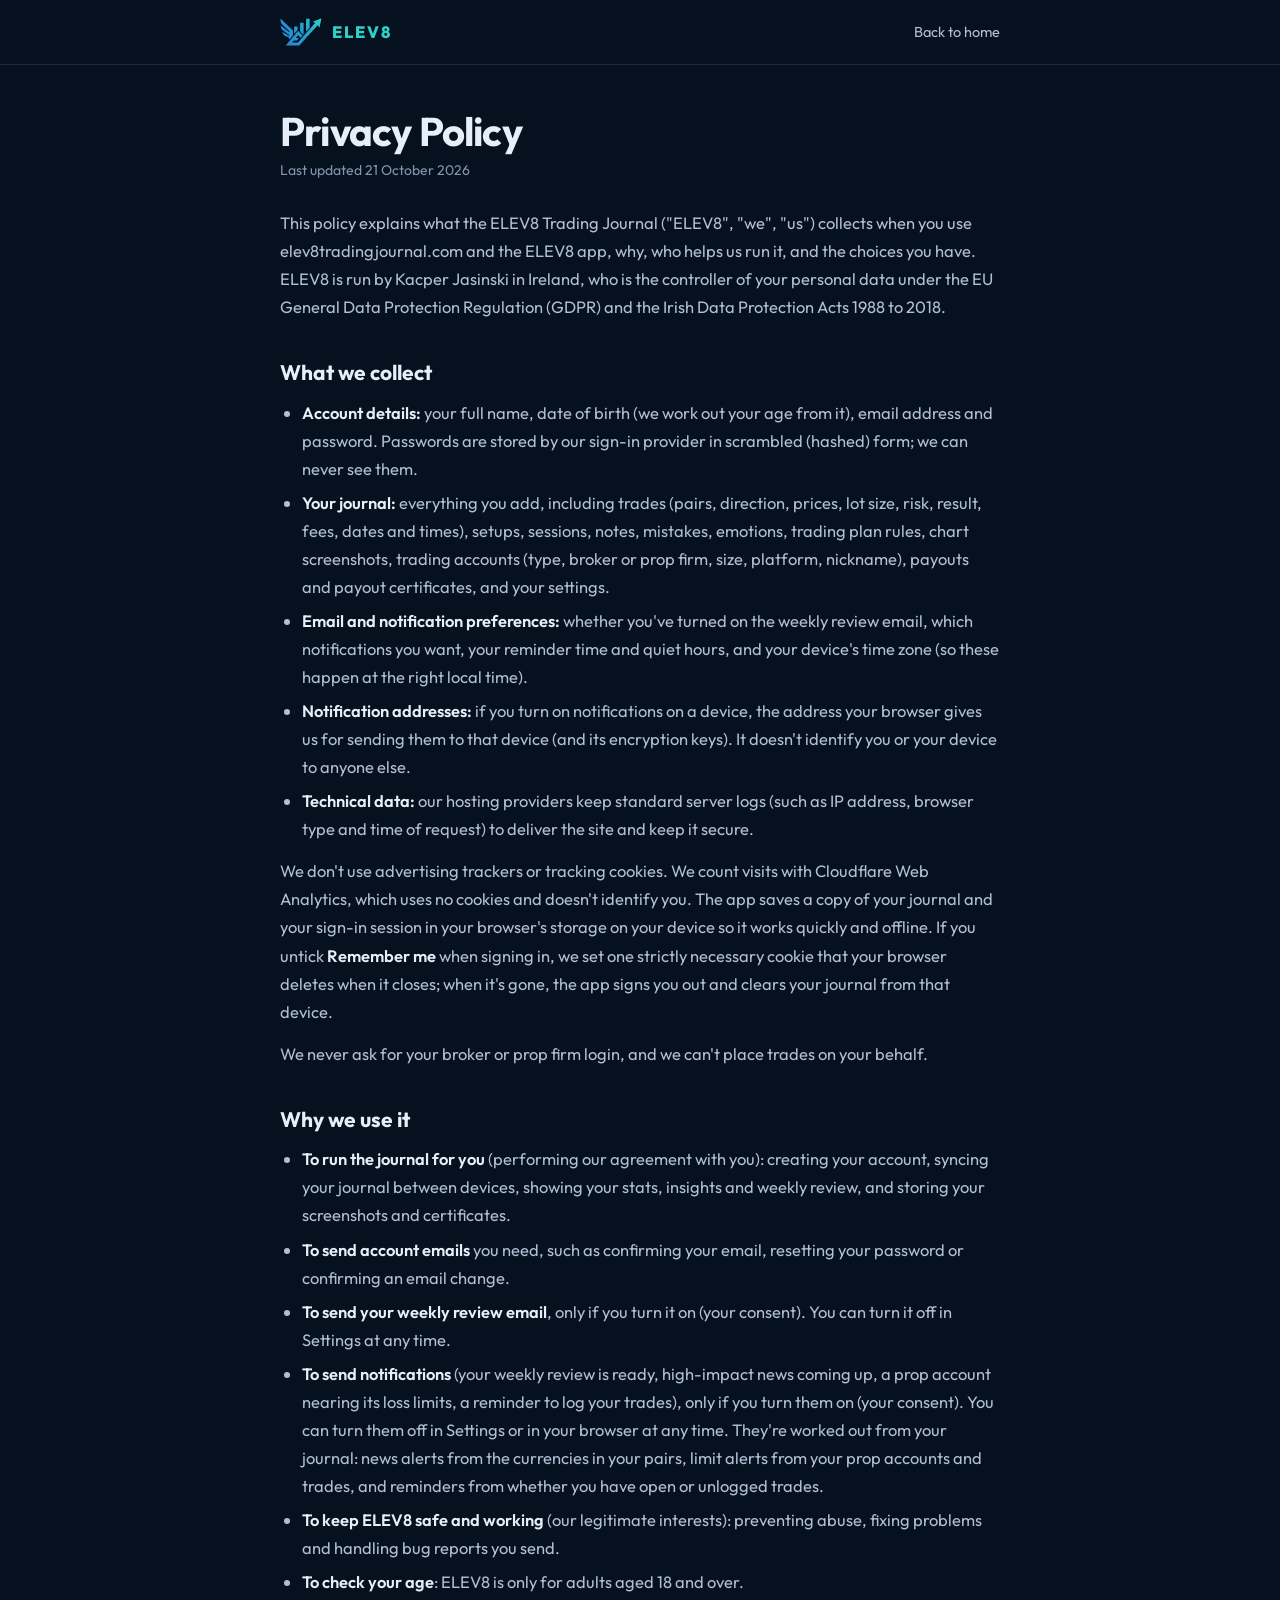
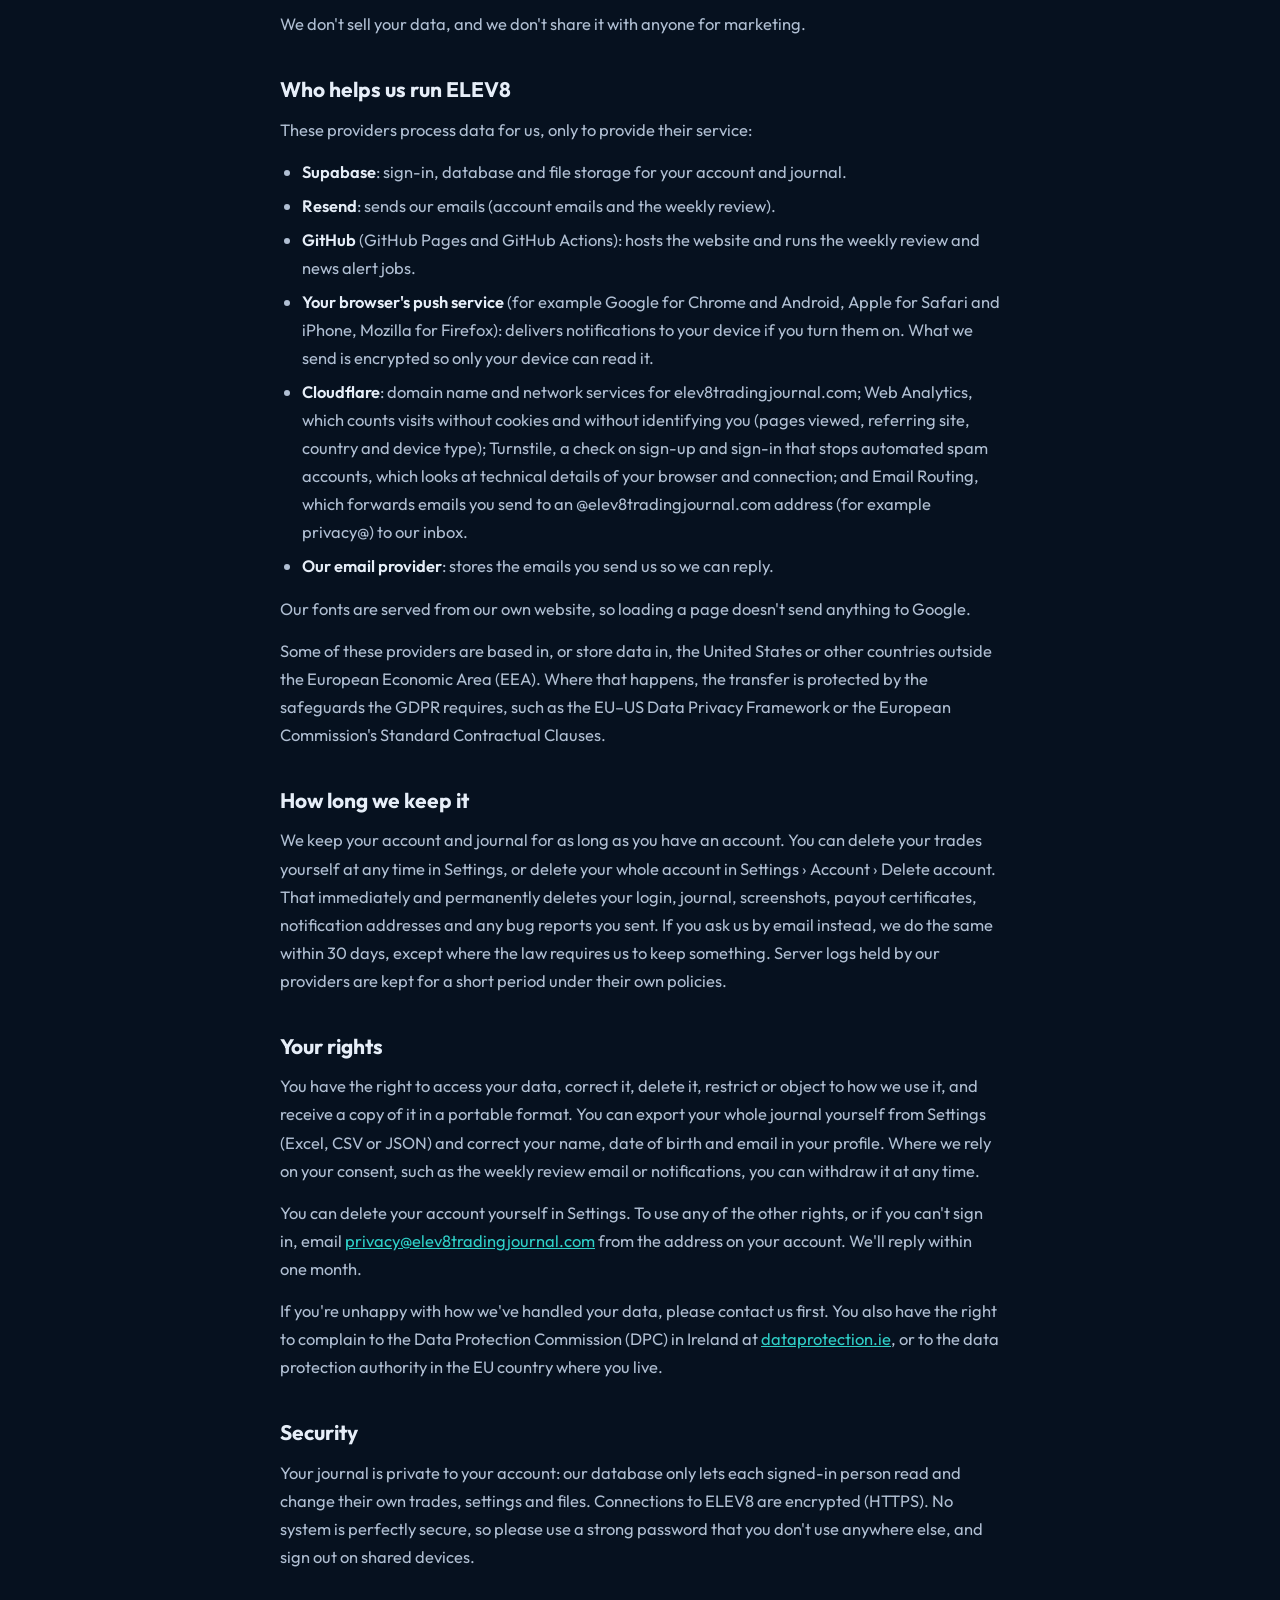
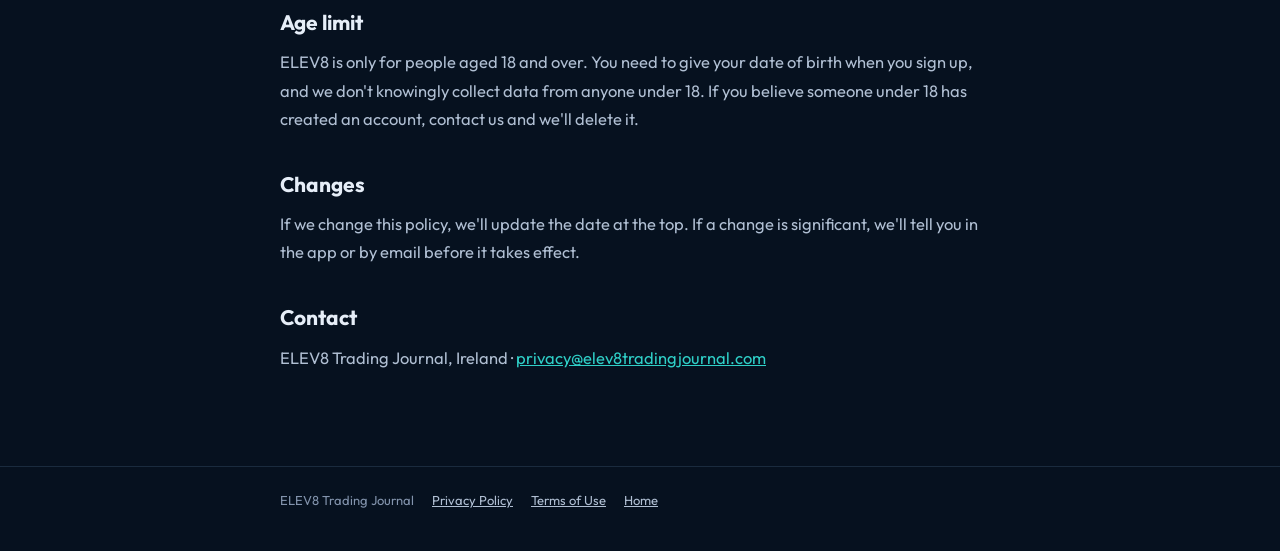
<file: docs/privacy/index.html>
<!doctype html>
<html lang="en">
<head>
<meta charset="utf-8">
<meta http-equiv="Content-Security-Policy" content="default-src 'self'; script-src 'self' 'sha256-nQVHNu0WE5DJLwIZORXJhYY7748R28jB2YKYSUaYlsM=' https://static.cloudflareinsights.com; style-src 'self' 'unsafe-inline'; font-src 'self' data:; img-src 'self' data:; connect-src 'self' https://cloudflareinsights.com; worker-src 'self' blob:; manifest-src 'self'; frame-src 'none'; object-src 'none'; base-uri 'self'; form-action 'self'">
<script>if (window.top !== window.self) { document.documentElement.style.display = "none"; try { window.top.location.replace(window.location.href); } catch (e) {} }</script>
<meta name="viewport" content="width=device-width, initial-scale=1, viewport-fit=cover">
<title>Privacy Policy · ELEV8 Trading Journal</title>
<meta name="theme-color" content="#06111f">
<link rel="icon" type="image/png" sizes="32x32" href="../icons/favicon-32.png">
<meta name="description" content="How ELEV8 Trading Journal collects, uses and protects your data, how long it is kept, and your rights under GDPR.">
<meta property="og:title" content="Privacy Policy · ELEV8 Trading Journal">
<meta property="og:description" content="How ELEV8 Trading Journal collects, uses and protects your data, how long it is kept, and your rights under GDPR.">
<meta property="og:image" content="https://elev8tradingjournal.com/home/img/overview-desk.jpg">
<meta name="twitter:card" content="summary_large_image">
<link rel="canonical" href="https://elev8tradingjournal.com/privacy/">
<style>
:root { color-scheme: dark; }
* { box-sizing: border-box; }
body { margin: 0; background: #06111f; color: #b0bfd3; font: 400 16.5px/1.7 Outfit, system-ui, -apple-system, "Segoe UI", sans-serif; -webkit-font-smoothing: antialiased; }
.top { border-bottom: 1px solid rgba(150,195,245,.14); }
.top div, main { max-width: 760px; margin: 0 auto; padding-left: max(20px, env(safe-area-inset-left, 0px)); padding-right: max(20px, env(safe-area-inset-right, 0px)); }
.top div { display: flex; align-items: center; justify-content: space-between; height: 64px; }
.top a.logo { display: flex; align-items: center; gap: 10px; text-decoration: none; font-weight: 800; letter-spacing: .12em; color: #2fd0c8; }
.top a.logo img { width: 42px; }
.top a.back { color: #b0bfd3; font-size: 14.5px; text-decoration: none; }
main { padding-block: 44px 80px; }
h1 { color: #e6eef8; font-size: 40px; line-height: 1.1; letter-spacing: -.02em; margin: 0 0 6px; }
h2 { color: #e6eef8; font-size: 21px; margin: 34px 0 8px; }
.meta { color: #8394ad; font-size: 14px; margin: 0 0 26px; }
p, ul { margin: 0 0 14px; } ul { padding-left: 22px; } li { margin-bottom: 6px; }
b { color: #e6eef8; font-weight: 600; }
a { color: #2fd0c8; }
footer { border-top: 1px solid rgba(150,195,245,.14); color: #8394ad; font-size: 13px; }
footer div { max-width: 760px; margin: 0 auto; padding: 22px max(20px, env(safe-area-inset-left, 0px)) 40px; display: flex; gap: 18px; flex-wrap: wrap; }
footer a { color: #b0bfd3; }
</style>
<link rel="preload" href="../fonts/outfit-latin.woff2" as="font" type="font/woff2" crossorigin>
<link rel="stylesheet" href="../fonts/fonts.css">
<script defer src="https://static.cloudflareinsights.com/beacon.min.js" data-cf-beacon='{"token": "78759b3970bd4a92bfc41fe4bbc10ab8"}'></script>
</head>
<body>
<header class="top"><div><a class="logo" href="../home/"><img src="../home/img/mark.svg" alt="">ELEV8</a><a class="back" href="../home/">Back to home</a></div></header>
<main>
<h1>Privacy Policy</h1>
<p class="meta">Last updated 21 October 2026</p>

<p>This policy explains what the ELEV8 Trading Journal ("ELEV8", "we", "us") collects when you use elev8tradingjournal.com and the ELEV8 app, why, who helps us run it, and the choices you have. ELEV8 is run by Kacper Jasinski in Ireland, who is the controller of your personal data under the EU General Data Protection Regulation (GDPR) and the Irish Data Protection Acts 1988 to 2018.</p>

<h2>What we collect</h2>
<ul>
  <li><b>Account details:</b> your full name, date of birth (we work out your age from it), email address and password. Passwords are stored by our sign-in provider in scrambled (hashed) form; we can never see them.</li>
  <li><b>Your journal:</b> everything you add, including trades (pairs, direction, prices, lot size, risk, result, fees, dates and times), setups, sessions, notes, mistakes, emotions, trading plan rules, chart screenshots, trading accounts (type, broker or prop firm, size, platform, nickname), payouts and payout certificates, and your settings.</li>
  <li><b>Email and notification preferences:</b> whether you've turned on the weekly review email, which notifications you want, your reminder time and quiet hours, and your device's time zone (so these happen at the right local time).</li>
  <li><b>Notification addresses:</b> if you turn on notifications on a device, the address your browser gives us for sending them to that device (and its encryption keys). It doesn't identify you or your device to anyone else.</li>
  <li><b>Technical data:</b> our hosting providers keep standard server logs (such as IP address, browser type and time of request) to deliver the site and keep it secure.</li>
</ul>
<p>We don't use advertising trackers or tracking cookies. We count visits with Cloudflare Web Analytics, which uses no cookies and doesn't identify you. The app saves a copy of your journal and your sign-in session in your browser's storage on your device so it works quickly and offline. If you untick <b>Remember me</b> when signing in, we set one strictly necessary cookie that your browser deletes when it closes; when it's gone, the app signs you out and clears your journal from that device.</p>
<p>We never ask for your broker or prop firm login, and we can't place trades on your behalf.</p>

<h2>Why we use it</h2>
<ul>
  <li><b>To run the journal for you</b> (performing our agreement with you): creating your account, syncing your journal between devices, showing your stats, insights and weekly review, and storing your screenshots and certificates.</li>
  <li><b>To send account emails</b> you need, such as confirming your email, resetting your password or confirming an email change.</li>
  <li><b>To send your weekly review email</b>, only if you turn it on (your consent). You can turn it off in Settings at any time.</li>
  <li><b>To send notifications</b> (your weekly review is ready, high-impact news coming up, a prop account nearing its loss limits, a reminder to log your trades), only if you turn them on (your consent). You can turn them off in Settings or in your browser at any time. They're worked out from your journal: news alerts from the currencies in your pairs, limit alerts from your prop accounts and trades, and reminders from whether you have open or unlogged trades.</li>
  <li><b>To keep ELEV8 safe and working</b> (our legitimate interests): preventing abuse, fixing problems and handling bug reports you send.</li>
  <li><b>To check your age</b>: ELEV8 is only for adults aged 18 and over.</li>
</ul>
<p>We don't sell your data, and we don't share it with anyone for marketing.</p>

<h2>Who helps us run ELEV8</h2>
<p>These providers process data for us, only to provide their service:</p>
<ul>
  <li><b>Supabase</b>: sign-in, database and file storage for your account and journal.</li>
  <li><b>Resend</b>: sends our emails (account emails and the weekly review).</li>
  <li><b>GitHub</b> (GitHub Pages and GitHub Actions): hosts the website and runs the weekly review and news alert jobs.</li>
  <li><b>Your browser's push service</b> (for example Google for Chrome and Android, Apple for Safari and iPhone, Mozilla for Firefox): delivers notifications to your device if you turn them on. What we send is encrypted so only your device can read it.</li>
  <li><b>Cloudflare</b>: domain name and network services for elev8tradingjournal.com; Web Analytics, which counts visits without cookies and without identifying you (pages viewed, referring site, country and device type); Turnstile, a check on sign-up and sign-in that stops automated spam accounts, which looks at technical details of your browser and connection; and Email Routing, which forwards emails you send to an @elev8tradingjournal.com address (for example privacy@) to our inbox.</li>
  <li><b>Our email provider</b>: stores the emails you send us so we can reply.</li>
</ul>
<p>Our fonts are served from our own website, so loading a page doesn't send anything to Google.</p>
<p>Some of these providers are based in, or store data in, the United States or other countries outside the European Economic Area (EEA). Where that happens, the transfer is protected by the safeguards the GDPR requires, such as the EU–US Data Privacy Framework or the European Commission's Standard Contractual Clauses.</p>

<h2>How long we keep it</h2>
<p>We keep your account and journal for as long as you have an account. You can delete your trades yourself at any time in Settings, or delete your whole account in Settings › Account › Delete account. That immediately and permanently deletes your login, journal, screenshots, payout certificates, notification addresses and any bug reports you sent. If you ask us by email instead, we do the same within 30 days, except where the law requires us to keep something. Server logs held by our providers are kept for a short period under their own policies.</p>

<h2>Your rights</h2>
<p>You have the right to access your data, correct it, delete it, restrict or object to how we use it, and receive a copy of it in a portable format. You can export your whole journal yourself from Settings (Excel, CSV or JSON) and correct your name, date of birth and email in your profile. Where we rely on your consent, such as the weekly review email or notifications, you can withdraw it at any time.</p>
<p>You can delete your account yourself in Settings. To use any of the other rights, or if you can't sign in, email <a href="mailto:privacy@elev8tradingjournal.com">privacy@elev8tradingjournal.com</a> from the address on your account. We'll reply within one month.</p>
<p>If you're unhappy with how we've handled your data, please contact us first. You also have the right to complain to the Data Protection Commission (DPC) in Ireland at <a href="https://www.dataprotection.ie" target="_blank" rel="noopener">dataprotection.ie</a>, or to the data protection authority in the EU country where you live.</p>

<h2>Security</h2>
<p>Your journal is private to your account: our database only lets each signed-in person read and change their own trades, settings and files. Connections to ELEV8 are encrypted (HTTPS). No system is perfectly secure, so please use a strong password that you don't use anywhere else, and sign out on shared devices.</p>

<h2>Age limit</h2>
<p>ELEV8 is only for people aged 18 and over. You need to give your date of birth when you sign up, and we don't knowingly collect data from anyone under 18. If you believe someone under 18 has created an account, contact us and we'll delete it.</p>

<h2>Changes</h2>
<p>If we change this policy, we'll update the date at the top. If a change is significant, we'll tell you in the app or by email before it takes effect.</p>

<h2>Contact</h2>
<p>ELEV8 Trading Journal, Ireland · <a href="mailto:privacy@elev8tradingjournal.com">privacy@elev8tradingjournal.com</a></p>

</main>
<footer><div><span>ELEV8 Trading Journal</span><a href="../privacy/">Privacy Policy</a><a href="../terms/">Terms of Use</a><a href="../home/">Home</a></div></footer>
</body>
</html>
</file>
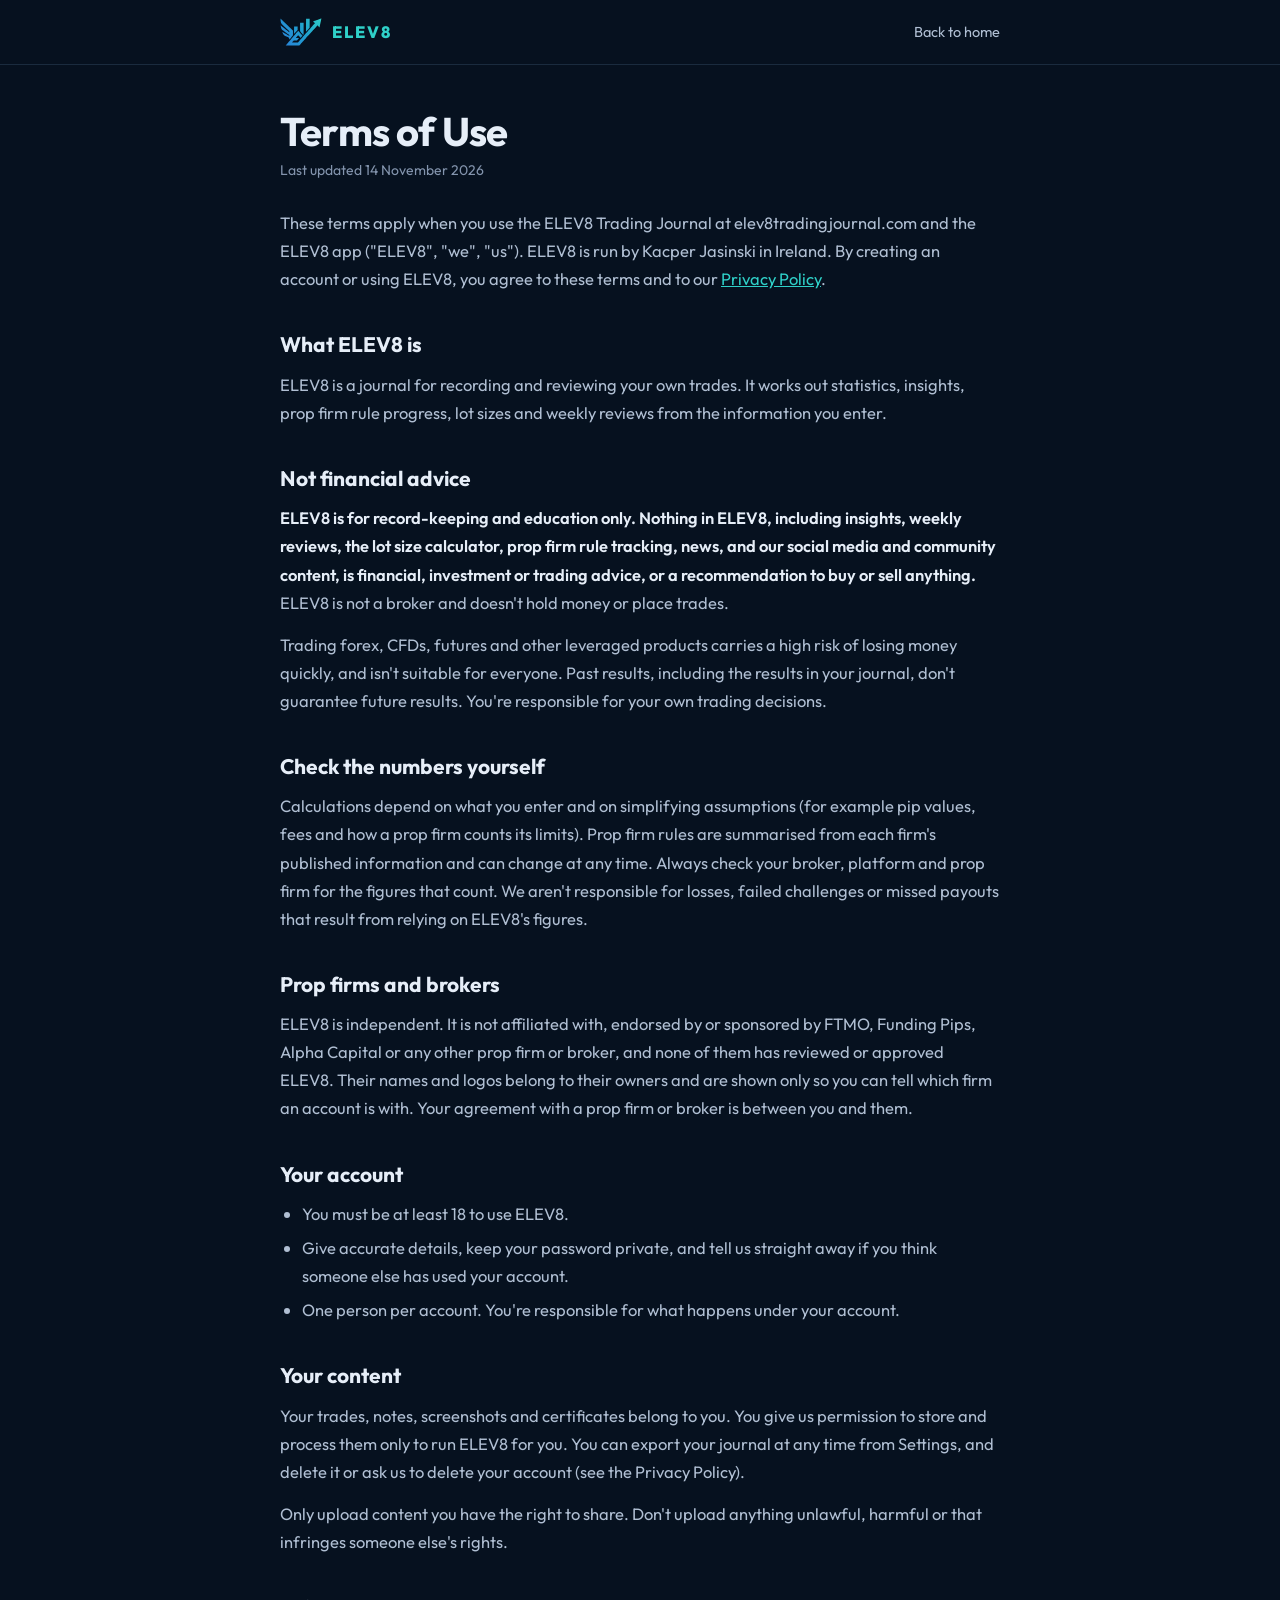
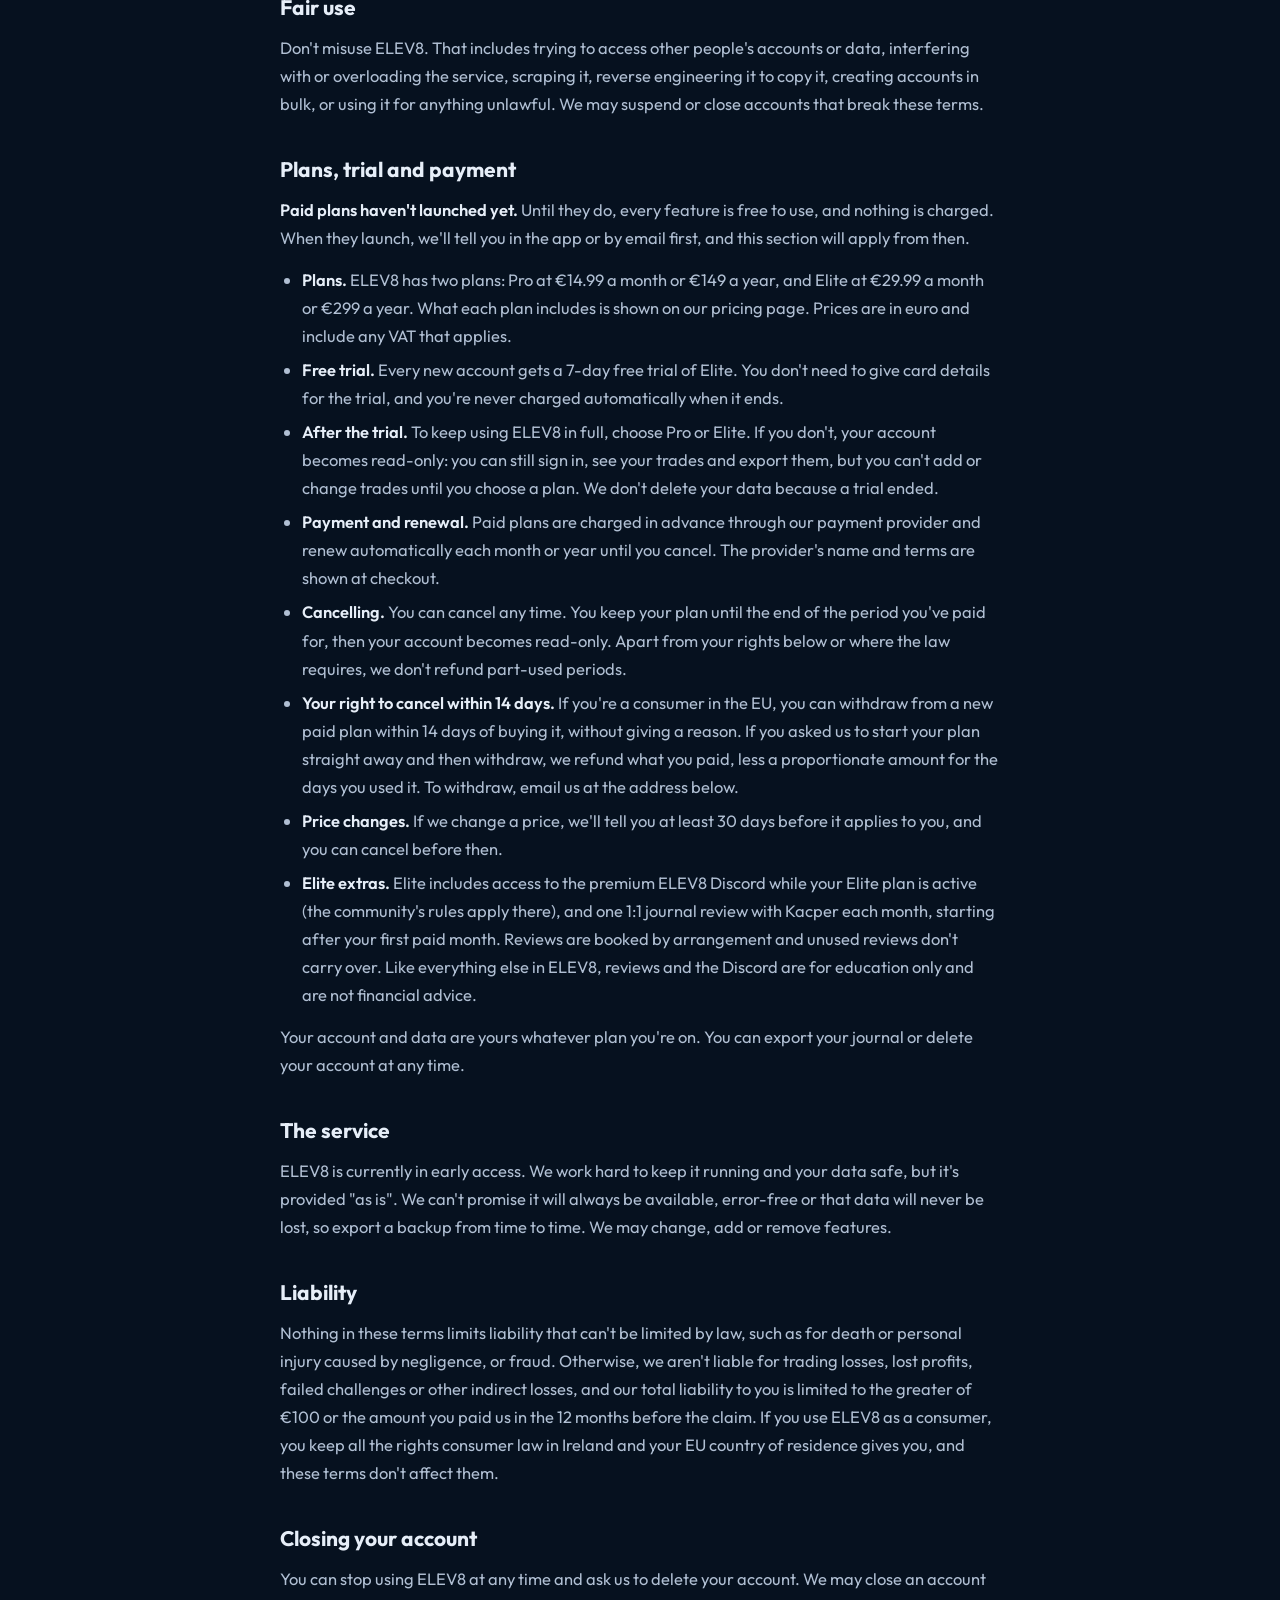
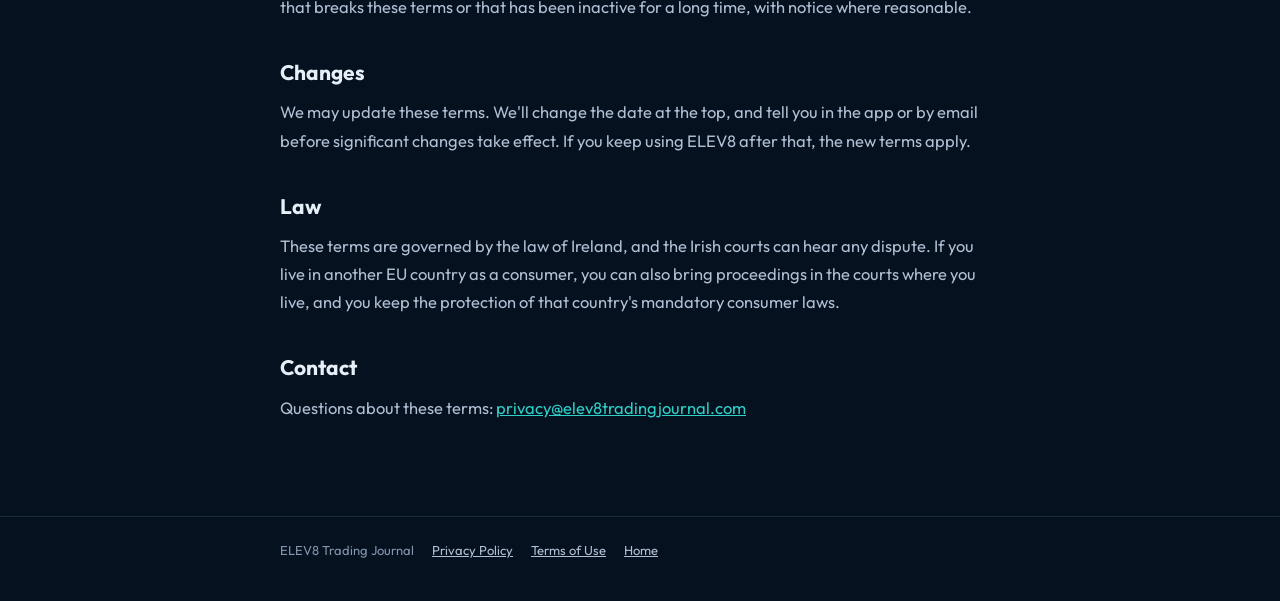
<file: docs/terms/index.html>
<!doctype html>
<html lang="en">
<head>
<meta charset="utf-8">
<meta http-equiv="Content-Security-Policy" content="default-src 'self'; script-src 'self' 'sha256-nQVHNu0WE5DJLwIZORXJhYY7748R28jB2YKYSUaYlsM=' https://static.cloudflareinsights.com; style-src 'self' 'unsafe-inline'; font-src 'self' data:; img-src 'self' data:; connect-src 'self' https://cloudflareinsights.com; worker-src 'self' blob:; manifest-src 'self'; frame-src 'none'; object-src 'none'; base-uri 'self'; form-action 'self'">
<script>if (window.top !== window.self) { document.documentElement.style.display = "none"; try { window.top.location.replace(window.location.href); } catch (e) {} }</script>
<meta name="viewport" content="width=device-width, initial-scale=1, viewport-fit=cover">
<title>Terms of Use · ELEV8 Trading Journal</title>
<meta name="theme-color" content="#06111f">
<link rel="icon" type="image/png" sizes="32x32" href="../icons/favicon-32.png">
<meta name="description" content="The terms for using ELEV8 Trading Journal: a journal for education only, not financial advice, and not affiliated with any prop firm or broker.">
<meta property="og:title" content="Terms of Use · ELEV8 Trading Journal">
<meta property="og:description" content="The terms for using ELEV8 Trading Journal: a journal for education only, not financial advice, and not affiliated with any prop firm or broker.">
<meta property="og:image" content="https://elev8tradingjournal.com/home/img/overview-desk.jpg">
<meta name="twitter:card" content="summary_large_image">
<link rel="canonical" href="https://elev8tradingjournal.com/terms/">
<style>
:root { color-scheme: dark; }
* { box-sizing: border-box; }
body { margin: 0; background: #06111f; color: #b0bfd3; font: 400 16.5px/1.7 Outfit, system-ui, -apple-system, "Segoe UI", sans-serif; -webkit-font-smoothing: antialiased; }
.top { border-bottom: 1px solid rgba(150,195,245,.14); }
.top div, main { max-width: 760px; margin: 0 auto; padding-left: max(20px, env(safe-area-inset-left, 0px)); padding-right: max(20px, env(safe-area-inset-right, 0px)); }
.top div { display: flex; align-items: center; justify-content: space-between; height: 64px; }
.top a.logo { display: flex; align-items: center; gap: 10px; text-decoration: none; font-weight: 800; letter-spacing: .12em; color: #2fd0c8; }
.top a.logo img { width: 42px; }
.top a.back { color: #b0bfd3; font-size: 14.5px; text-decoration: none; }
main { padding-block: 44px 80px; }
h1 { color: #e6eef8; font-size: 40px; line-height: 1.1; letter-spacing: -.02em; margin: 0 0 6px; }
h2 { color: #e6eef8; font-size: 21px; margin: 34px 0 8px; }
.meta { color: #8394ad; font-size: 14px; margin: 0 0 26px; }
p, ul { margin: 0 0 14px; } ul { padding-left: 22px; } li { margin-bottom: 6px; }
b { color: #e6eef8; font-weight: 600; }
a { color: #2fd0c8; }
footer { border-top: 1px solid rgba(150,195,245,.14); color: #8394ad; font-size: 13px; }
footer div { max-width: 760px; margin: 0 auto; padding: 22px max(20px, env(safe-area-inset-left, 0px)) 40px; display: flex; gap: 18px; flex-wrap: wrap; }
footer a { color: #b0bfd3; }
</style>
<link rel="preload" href="../fonts/outfit-latin.woff2" as="font" type="font/woff2" crossorigin>
<link rel="stylesheet" href="../fonts/fonts.css">
<script defer src="https://static.cloudflareinsights.com/beacon.min.js" data-cf-beacon='{"token": "78759b3970bd4a92bfc41fe4bbc10ab8"}'></script>
</head>
<body>
<header class="top"><div><a class="logo" href="../home/"><img src="../home/img/mark.svg" alt="">ELEV8</a><a class="back" href="../home/">Back to home</a></div></header>
<main>
<h1>Terms of Use</h1>
<p class="meta">Last updated 14 November 2026</p>

<p>These terms apply when you use the ELEV8 Trading Journal at elev8tradingjournal.com and the ELEV8 app ("ELEV8", "we", "us"). ELEV8 is run by Kacper Jasinski in Ireland. By creating an account or using ELEV8, you agree to these terms and to our <a href="../privacy/">Privacy Policy</a>.</p>

<h2>What ELEV8 is</h2>
<p>ELEV8 is a journal for recording and reviewing your own trades. It works out statistics, insights, prop firm rule progress, lot sizes and weekly reviews from the information you enter.</p>

<h2>Not financial advice</h2>
<p><b>ELEV8 is for record-keeping and education only. Nothing in ELEV8, including insights, weekly reviews, the lot size calculator, prop firm rule tracking, news, and our social media and community content, is financial, investment or trading advice, or a recommendation to buy or sell anything.</b> ELEV8 is not a broker and doesn't hold money or place trades.</p>
<p>Trading forex, CFDs, futures and other leveraged products carries a high risk of losing money quickly, and isn't suitable for everyone. Past results, including the results in your journal, don't guarantee future results. You're responsible for your own trading decisions.</p>

<h2>Check the numbers yourself</h2>
<p>Calculations depend on what you enter and on simplifying assumptions (for example pip values, fees and how a prop firm counts its limits). Prop firm rules are summarised from each firm's published information and can change at any time. Always check your broker, platform and prop firm for the figures that count. We aren't responsible for losses, failed challenges or missed payouts that result from relying on ELEV8's figures.</p>

<h2>Prop firms and brokers</h2>
<p>ELEV8 is independent. It is not affiliated with, endorsed by or sponsored by FTMO, Funding Pips, Alpha Capital or any other prop firm or broker, and none of them has reviewed or approved ELEV8. Their names and logos belong to their owners and are shown only so you can tell which firm an account is with. Your agreement with a prop firm or broker is between you and them.</p>

<h2>Your account</h2>
<ul>
  <li>You must be at least 18 to use ELEV8.</li>
  <li>Give accurate details, keep your password private, and tell us straight away if you think someone else has used your account.</li>
  <li>One person per account. You're responsible for what happens under your account.</li>
</ul>

<h2>Your content</h2>
<p>Your trades, notes, screenshots and certificates belong to you. You give us permission to store and process them only to run ELEV8 for you. You can export your journal at any time from Settings, and delete it or ask us to delete your account (see the Privacy Policy).</p>
<p>Only upload content you have the right to share. Don't upload anything unlawful, harmful or that infringes someone else's rights.</p>

<h2>Fair use</h2>
<p>Don't misuse ELEV8. That includes trying to access other people's accounts or data, interfering with or overloading the service, scraping it, reverse engineering it to copy it, creating accounts in bulk, or using it for anything unlawful. We may suspend or close accounts that break these terms.</p>

<h2>Plans, trial and payment</h2>
<p><b>Paid plans haven't launched yet.</b> Until they do, every feature is free to use, and nothing is charged. When they launch, we'll tell you in the app or by email first, and this section will apply from then.</p>
<ul>
  <li><b>Plans.</b> ELEV8 has two plans: Pro at €14.99 a month or €149 a year, and Elite at €29.99 a month or €299 a year. What each plan includes is shown on our pricing page. Prices are in euro and include any VAT that applies.</li>
  <li><b>Free trial.</b> Every new account gets a 7-day free trial of Elite. You don't need to give card details for the trial, and you're never charged automatically when it ends.</li>
  <li><b>After the trial.</b> To keep using ELEV8 in full, choose Pro or Elite. If you don't, your account becomes read-only: you can still sign in, see your trades and export them, but you can't add or change trades until you choose a plan. We don't delete your data because a trial ended.</li>
  <li><b>Payment and renewal.</b> Paid plans are charged in advance through our payment provider and renew automatically each month or year until you cancel. The provider's name and terms are shown at checkout.</li>
  <li><b>Cancelling.</b> You can cancel any time. You keep your plan until the end of the period you've paid for, then your account becomes read-only. Apart from your rights below or where the law requires, we don't refund part-used periods.</li>
  <li><b>Your right to cancel within 14 days.</b> If you're a consumer in the EU, you can withdraw from a new paid plan within 14 days of buying it, without giving a reason. If you asked us to start your plan straight away and then withdraw, we refund what you paid, less a proportionate amount for the days you used it. To withdraw, email us at the address below.</li>
  <li><b>Price changes.</b> If we change a price, we'll tell you at least 30 days before it applies to you, and you can cancel before then.</li>
  <li><b>Elite extras.</b> Elite includes access to the premium ELEV8 Discord while your Elite plan is active (the community's rules apply there), and one 1:1 journal review with Kacper each month, starting after your first paid month. Reviews are booked by arrangement and unused reviews don't carry over. Like everything else in ELEV8, reviews and the Discord are for education only and are not financial advice.</li>
</ul>
<p>Your account and data are yours whatever plan you're on. You can export your journal or delete your account at any time.</p>

<h2>The service</h2>
<p>ELEV8 is currently in early access. We work hard to keep it running and your data safe, but it's provided "as is". We can't promise it will always be available, error-free or that data will never be lost, so export a backup from time to time. We may change, add or remove features.</p>

<h2>Liability</h2>
<p>Nothing in these terms limits liability that can't be limited by law, such as for death or personal injury caused by negligence, or fraud. Otherwise, we aren't liable for trading losses, lost profits, failed challenges or other indirect losses, and our total liability to you is limited to the greater of €100 or the amount you paid us in the 12 months before the claim. If you use ELEV8 as a consumer, you keep all the rights consumer law in Ireland and your EU country of residence gives you, and these terms don't affect them.</p>

<h2>Closing your account</h2>
<p>You can stop using ELEV8 at any time and ask us to delete your account. We may close an account that breaks these terms or that has been inactive for a long time, with notice where reasonable.</p>

<h2>Changes</h2>
<p>We may update these terms. We'll change the date at the top, and tell you in the app or by email before significant changes take effect. If you keep using ELEV8 after that, the new terms apply.</p>

<h2>Law</h2>
<p>These terms are governed by the law of Ireland, and the Irish courts can hear any dispute. If you live in another EU country as a consumer, you can also bring proceedings in the courts where you live, and you keep the protection of that country's mandatory consumer laws.</p>

<h2>Contact</h2>
<p>Questions about these terms: <a href="mailto:privacy@elev8tradingjournal.com">privacy@elev8tradingjournal.com</a></p>

</main>
<footer><div><span>ELEV8 Trading Journal</span><a href="../privacy/">Privacy Policy</a><a href="../terms/">Terms of Use</a><a href="../home/">Home</a></div></footer>
</body>
</html>
</file>
<file: docs/fonts/fonts.css>
/* Self-hosted fonts (SIL Open Font License). Made by site/fetch_fonts.py. */
/* Outfit latin-ext */
@font-face {
  font-family: 'Outfit';
  font-style: normal;
  font-weight: 300 900;
  font-display: swap;
  src: url(outfit-latin-ext.woff2) format('woff2');
  unicode-range: U+0100-02BA, U+02BD-02C5, U+02C7-02CC, U+02CE-02D7, U+02DD-02FF, U+0304, U+0308, U+0329, U+1D00-1DBF, U+1E00-1E9F, U+1EF2-1EFF, U+2020, U+20A0-20AB, U+20AD-20C4, U+2113, U+2C60-2C7F, U+A720-A7FF;
}
/* Outfit latin */
@font-face {
  font-family: 'Outfit';
  font-style: normal;
  font-weight: 300 900;
  font-display: swap;
  src: url(outfit-latin.woff2) format('woff2');
  unicode-range: U+0000-00FF, U+0131, U+0152-0153, U+02BB-02BC, U+02C6, U+02DA, U+02DC, U+0304, U+0308, U+0329, U+2000-206F, U+20AC, U+2122, U+2191, U+2193, U+2212, U+2215, U+FEFF, U+FFFD;
}
/* JetBrains Mono latin-ext */
@font-face {
  font-family: 'JetBrains Mono';
  font-style: normal;
  font-weight: 400 700;
  font-display: swap;
  src: url(jetbrains-mono-latin-ext.woff2) format('woff2');
  unicode-range: U+0100-02BA, U+02BD-02C5, U+02C7-02CC, U+02CE-02D7, U+02DD-02FF, U+0304, U+0308, U+0329, U+1D00-1DBF, U+1E00-1E9F, U+1EF2-1EFF, U+2020, U+20A0-20AB, U+20AD-20C4, U+2113, U+2C60-2C7F, U+A720-A7FF;
}
/* JetBrains Mono latin */
@font-face {
  font-family: 'JetBrains Mono';
  font-style: normal;
  font-weight: 400 700;
  font-display: swap;
  src: url(jetbrains-mono-latin.woff2) format('woff2');
  unicode-range: U+0000-00FF, U+0131, U+0152-0153, U+02BB-02BC, U+02C6, U+02DA, U+02DC, U+0304, U+0308, U+0329, U+2000-206F, U+20AC, U+2122, U+2191, U+2193, U+2212, U+2215, U+FEFF, U+FFFD;
}
</file>
